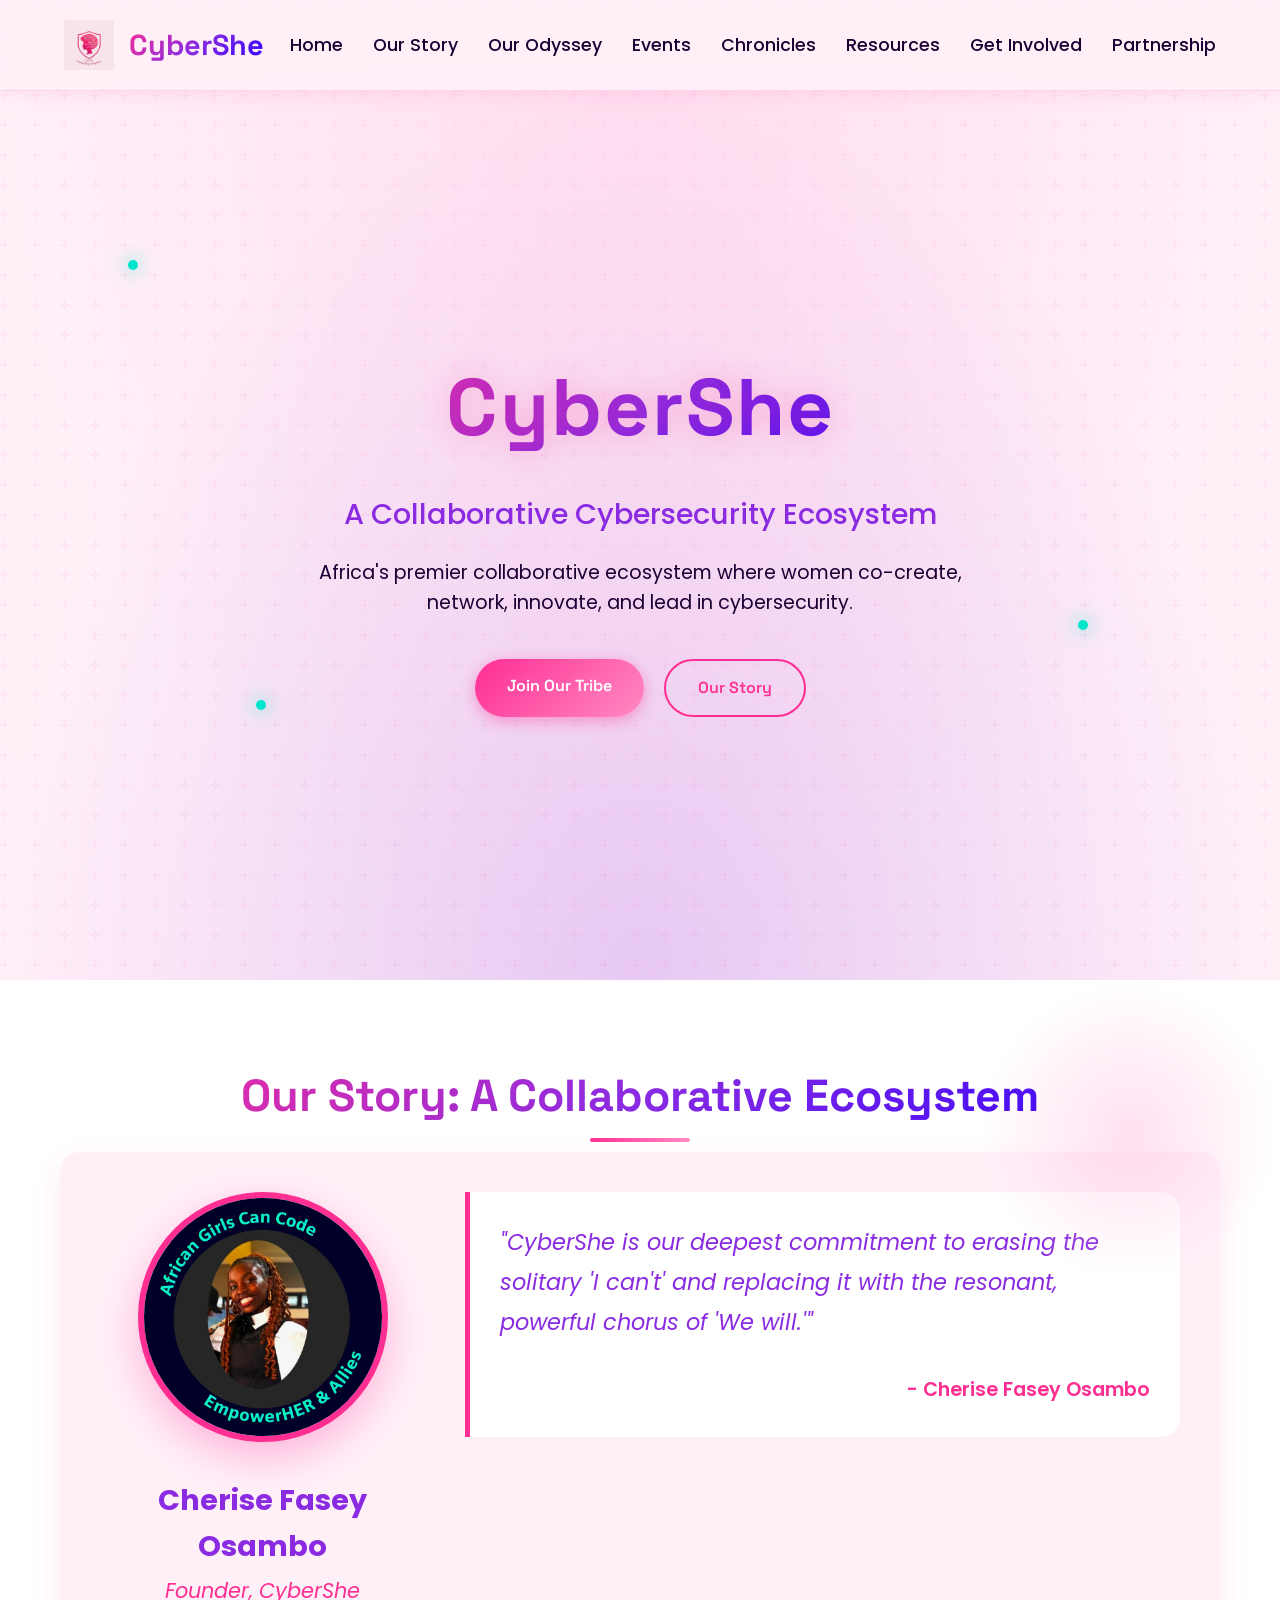
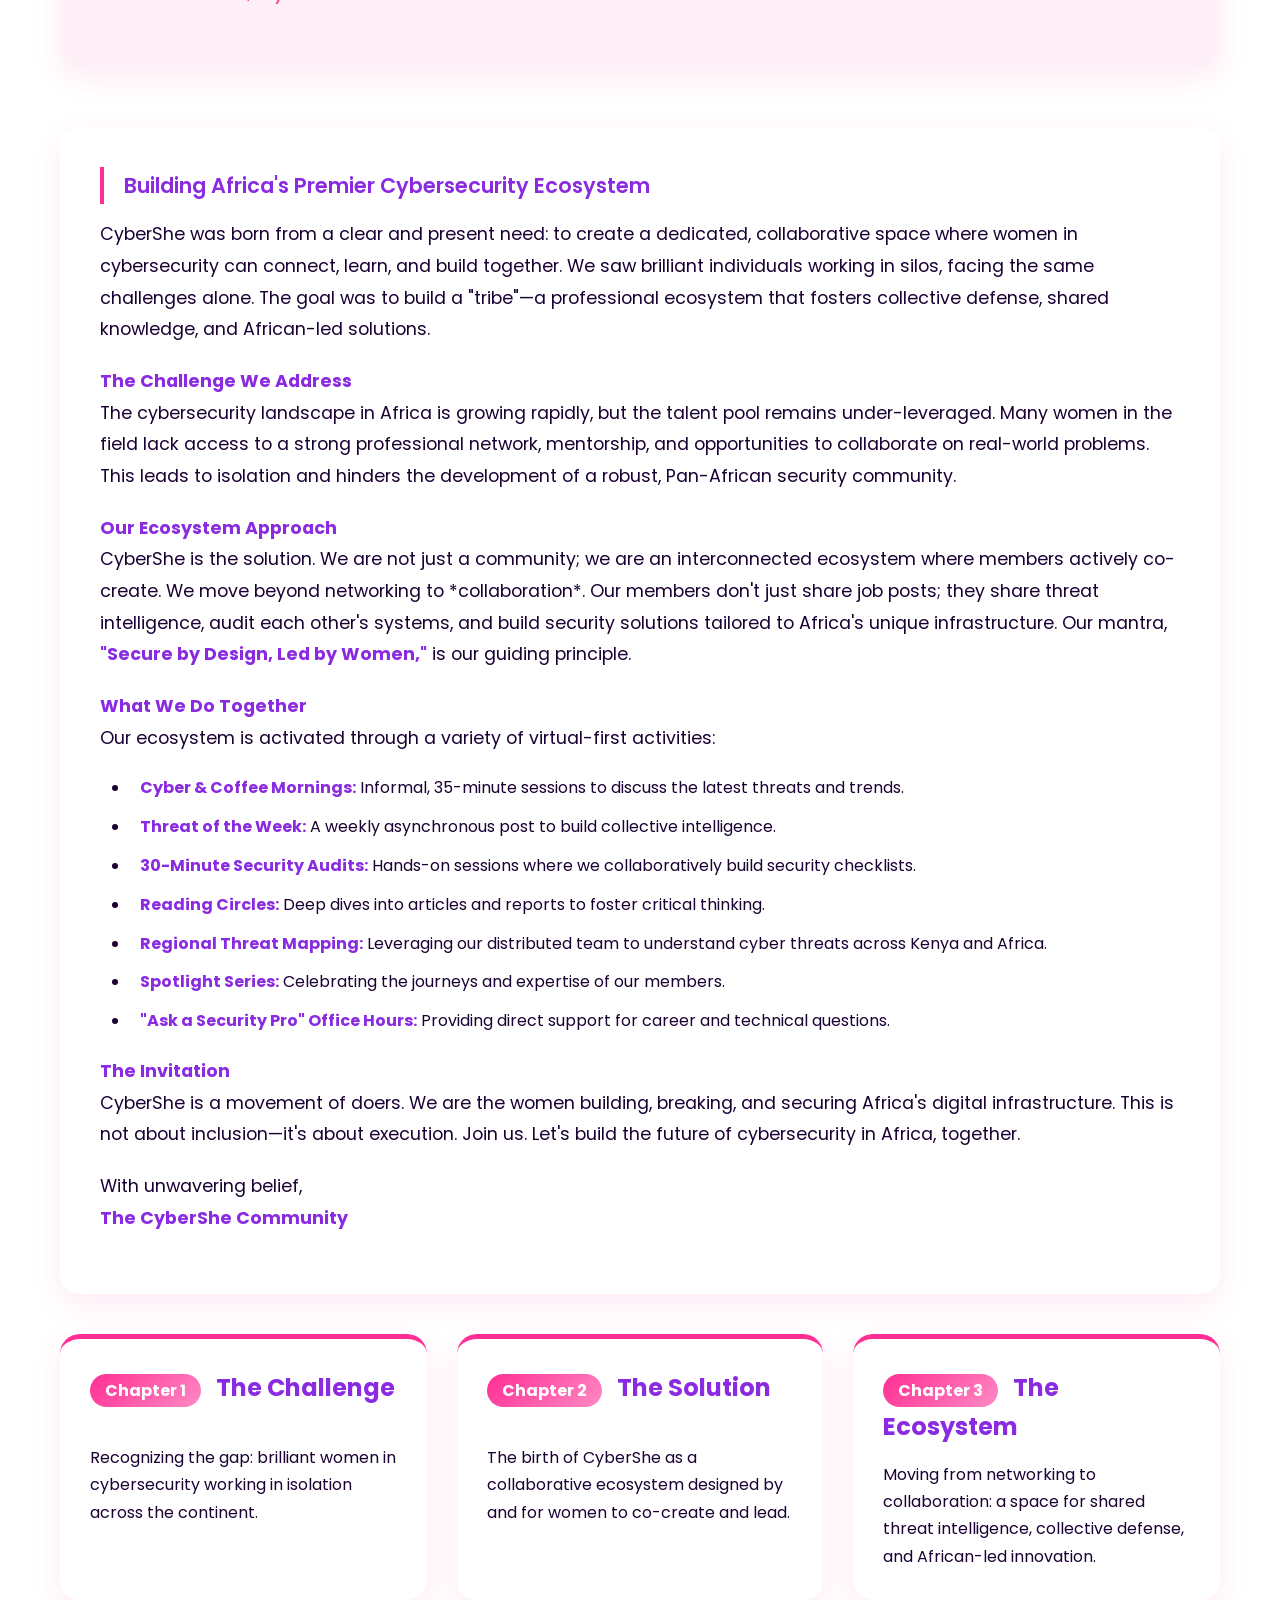
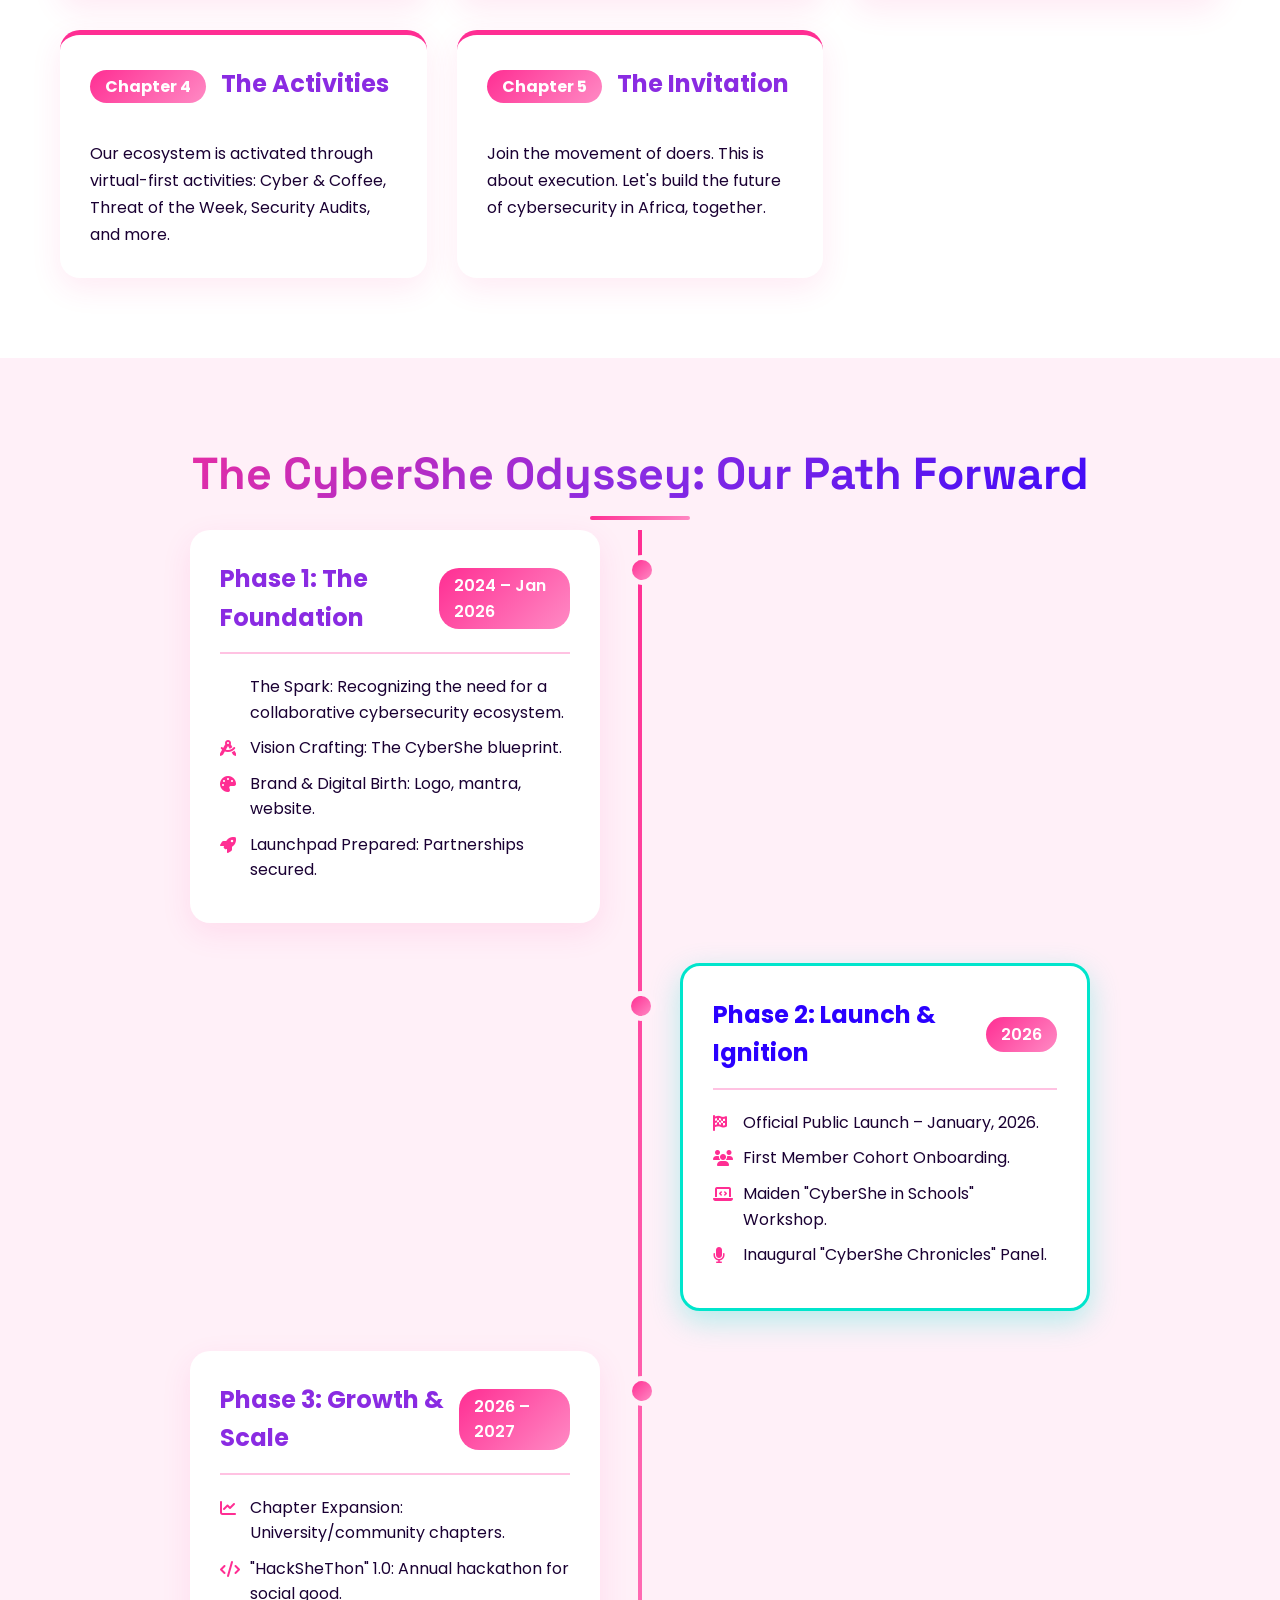
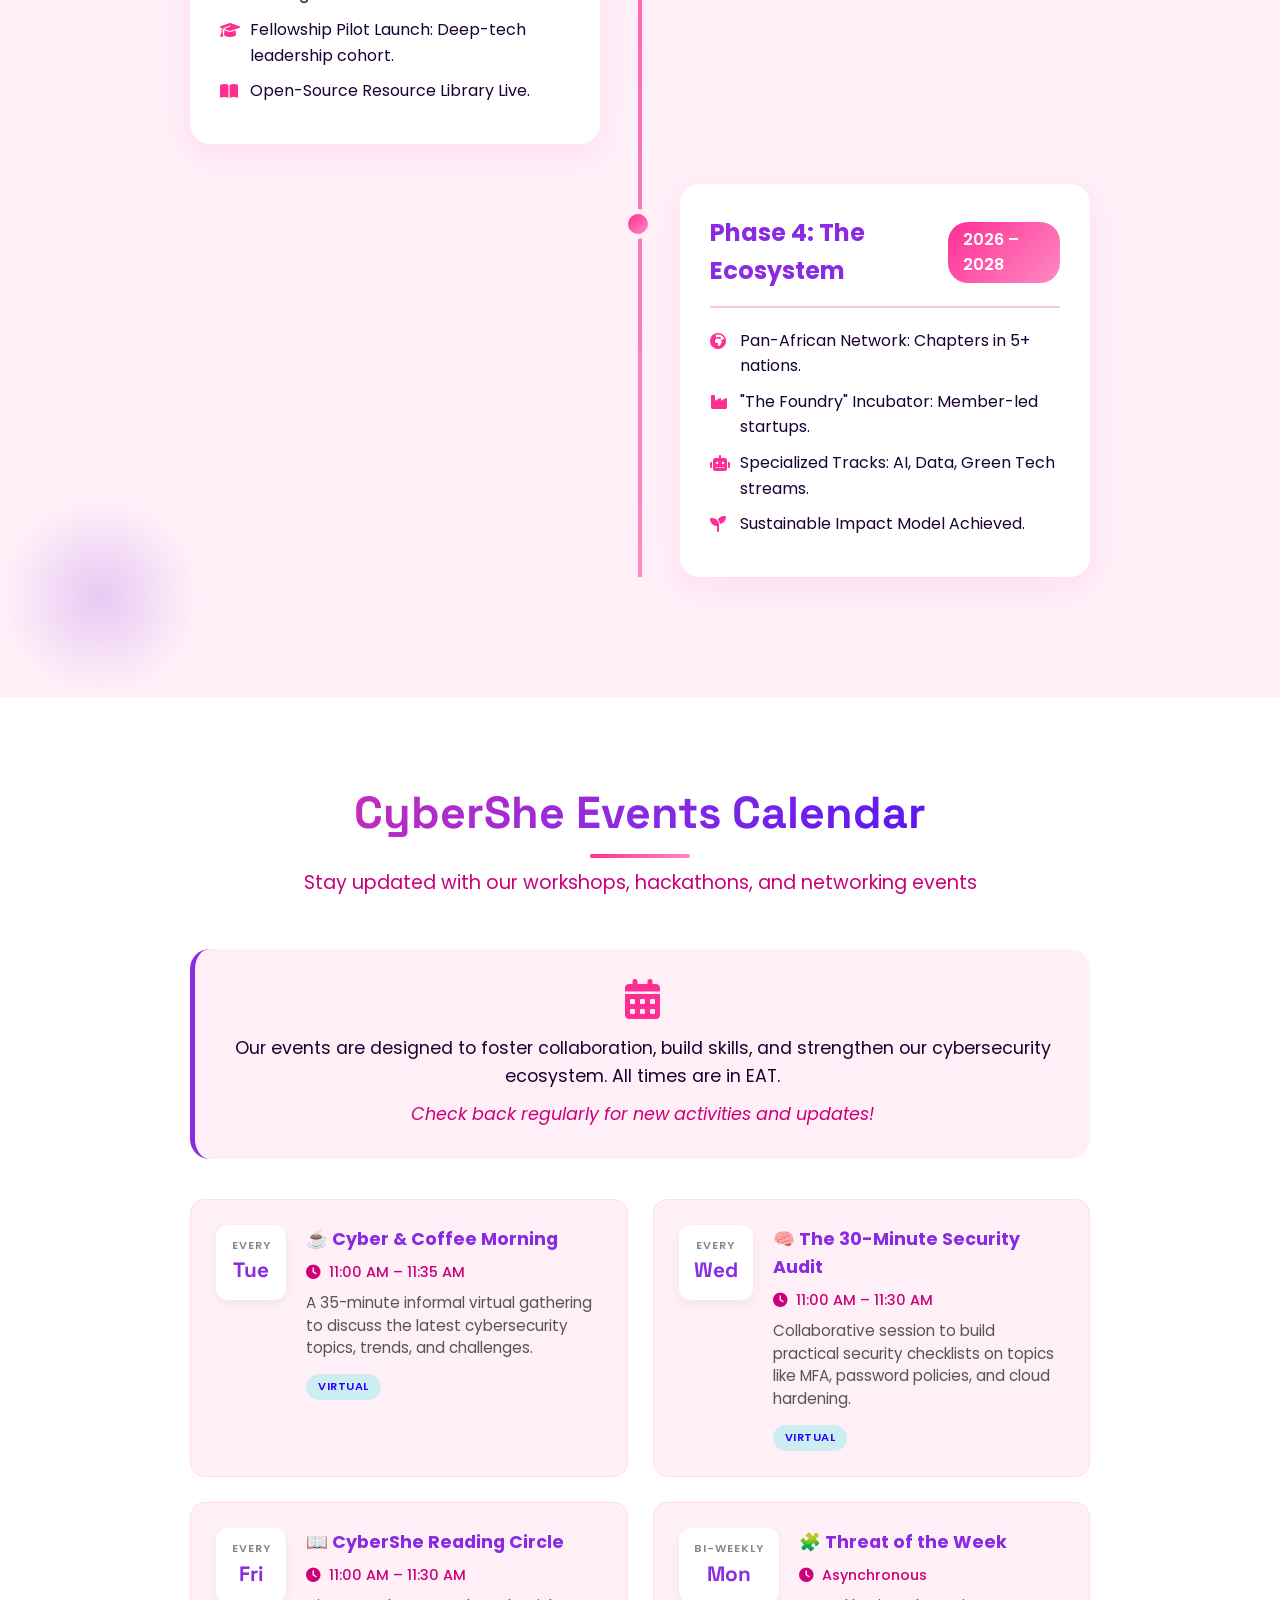
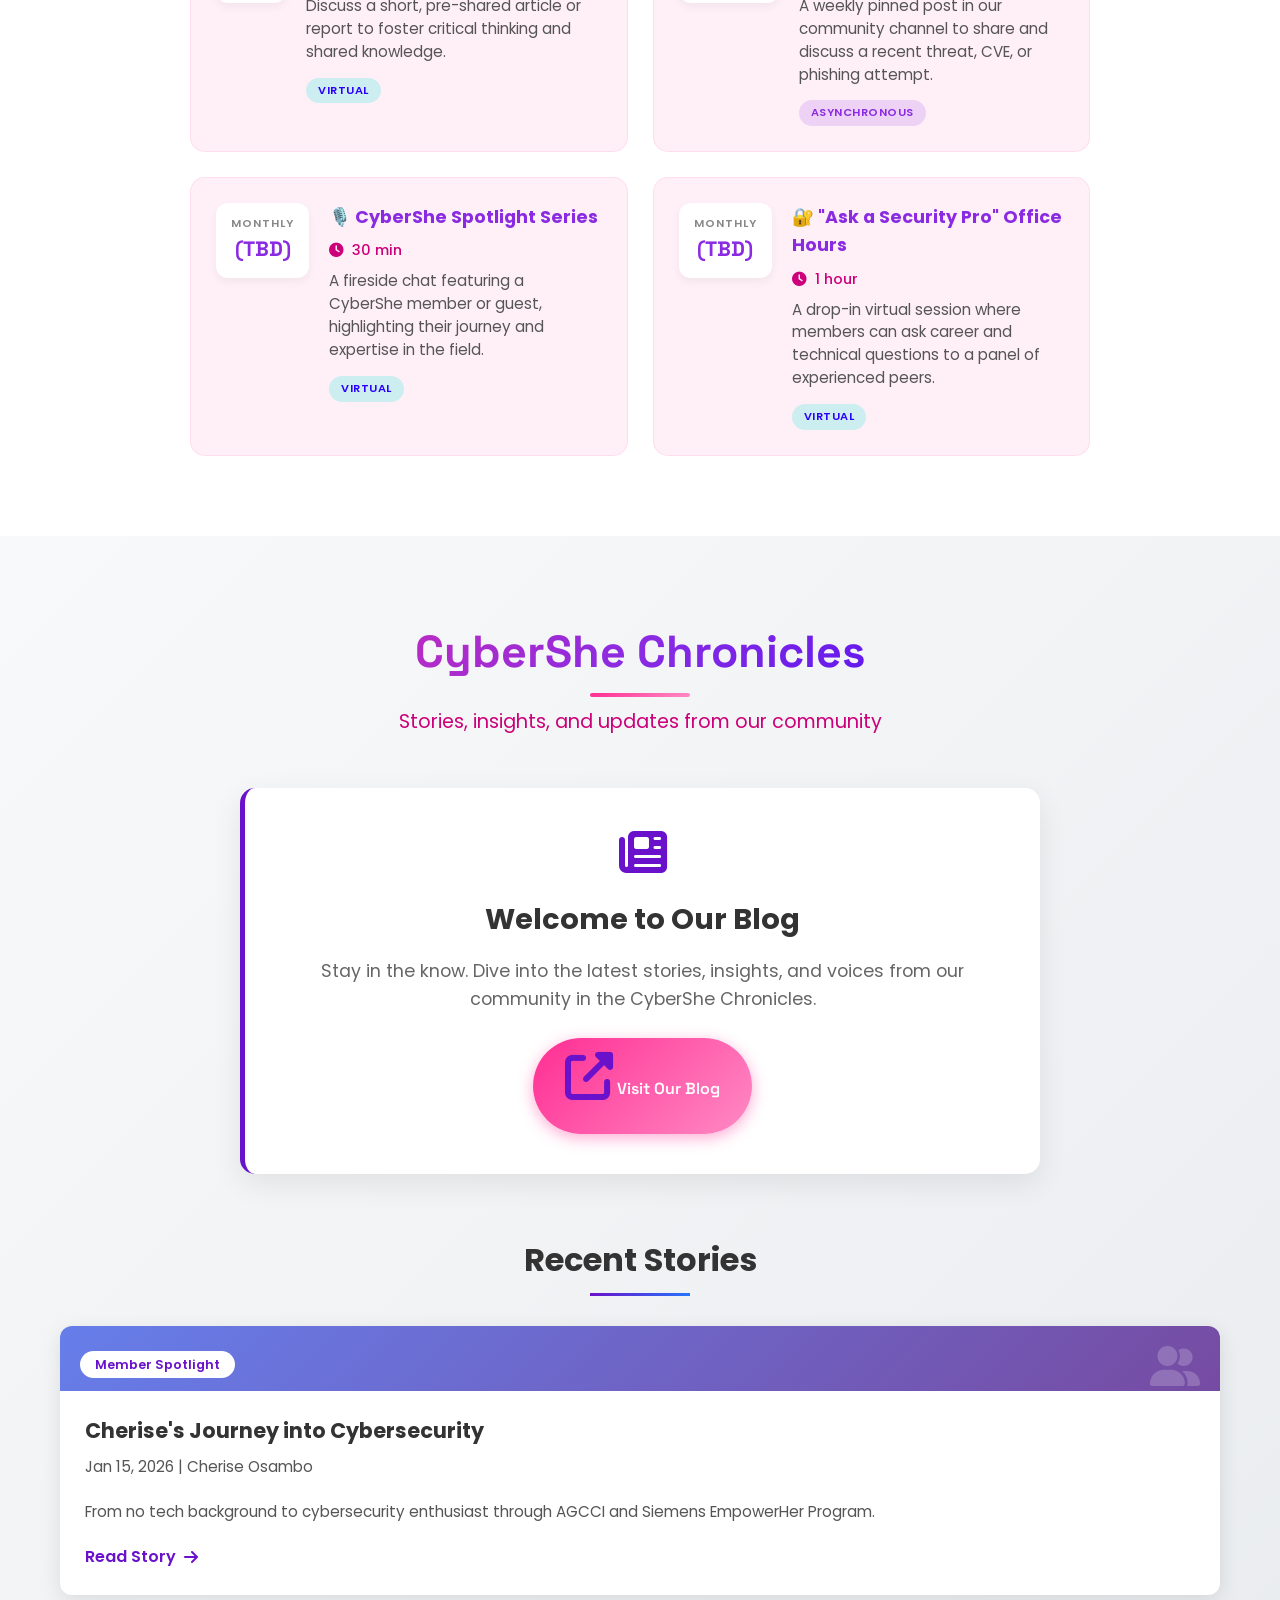
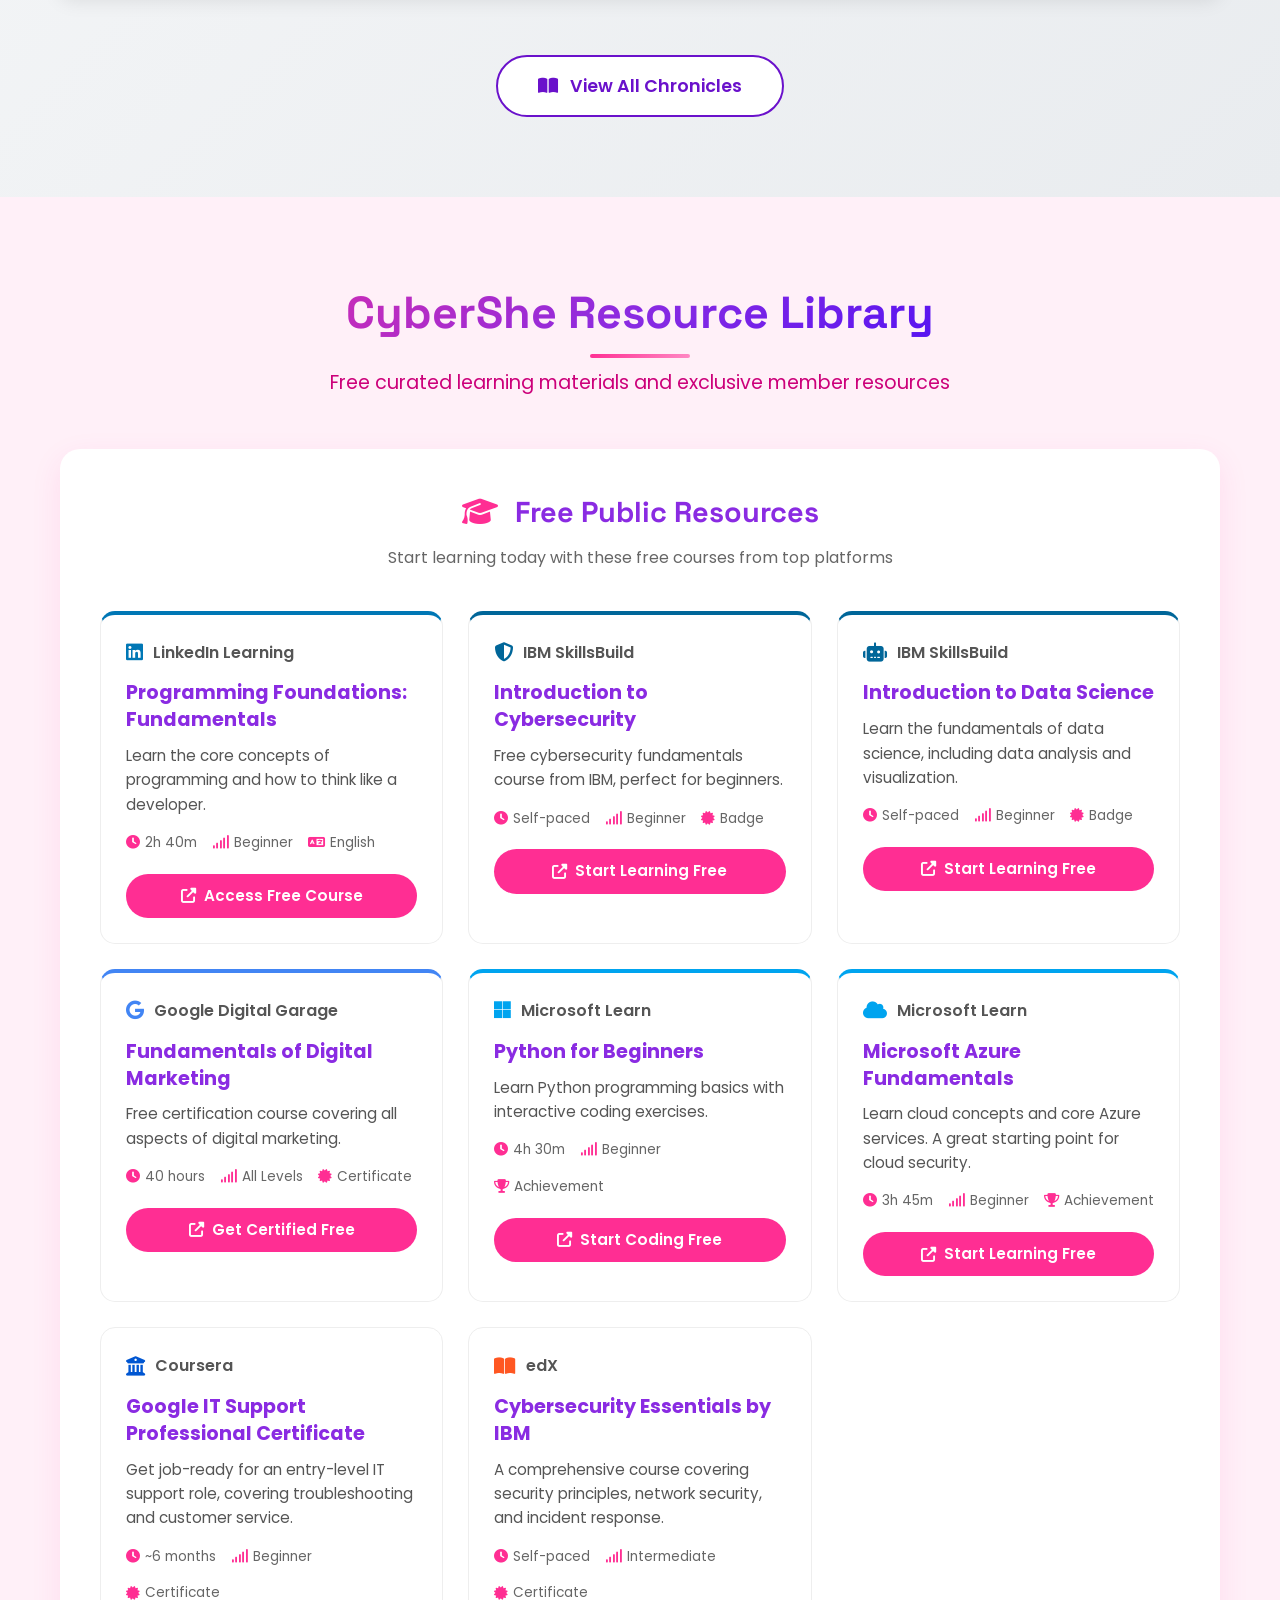
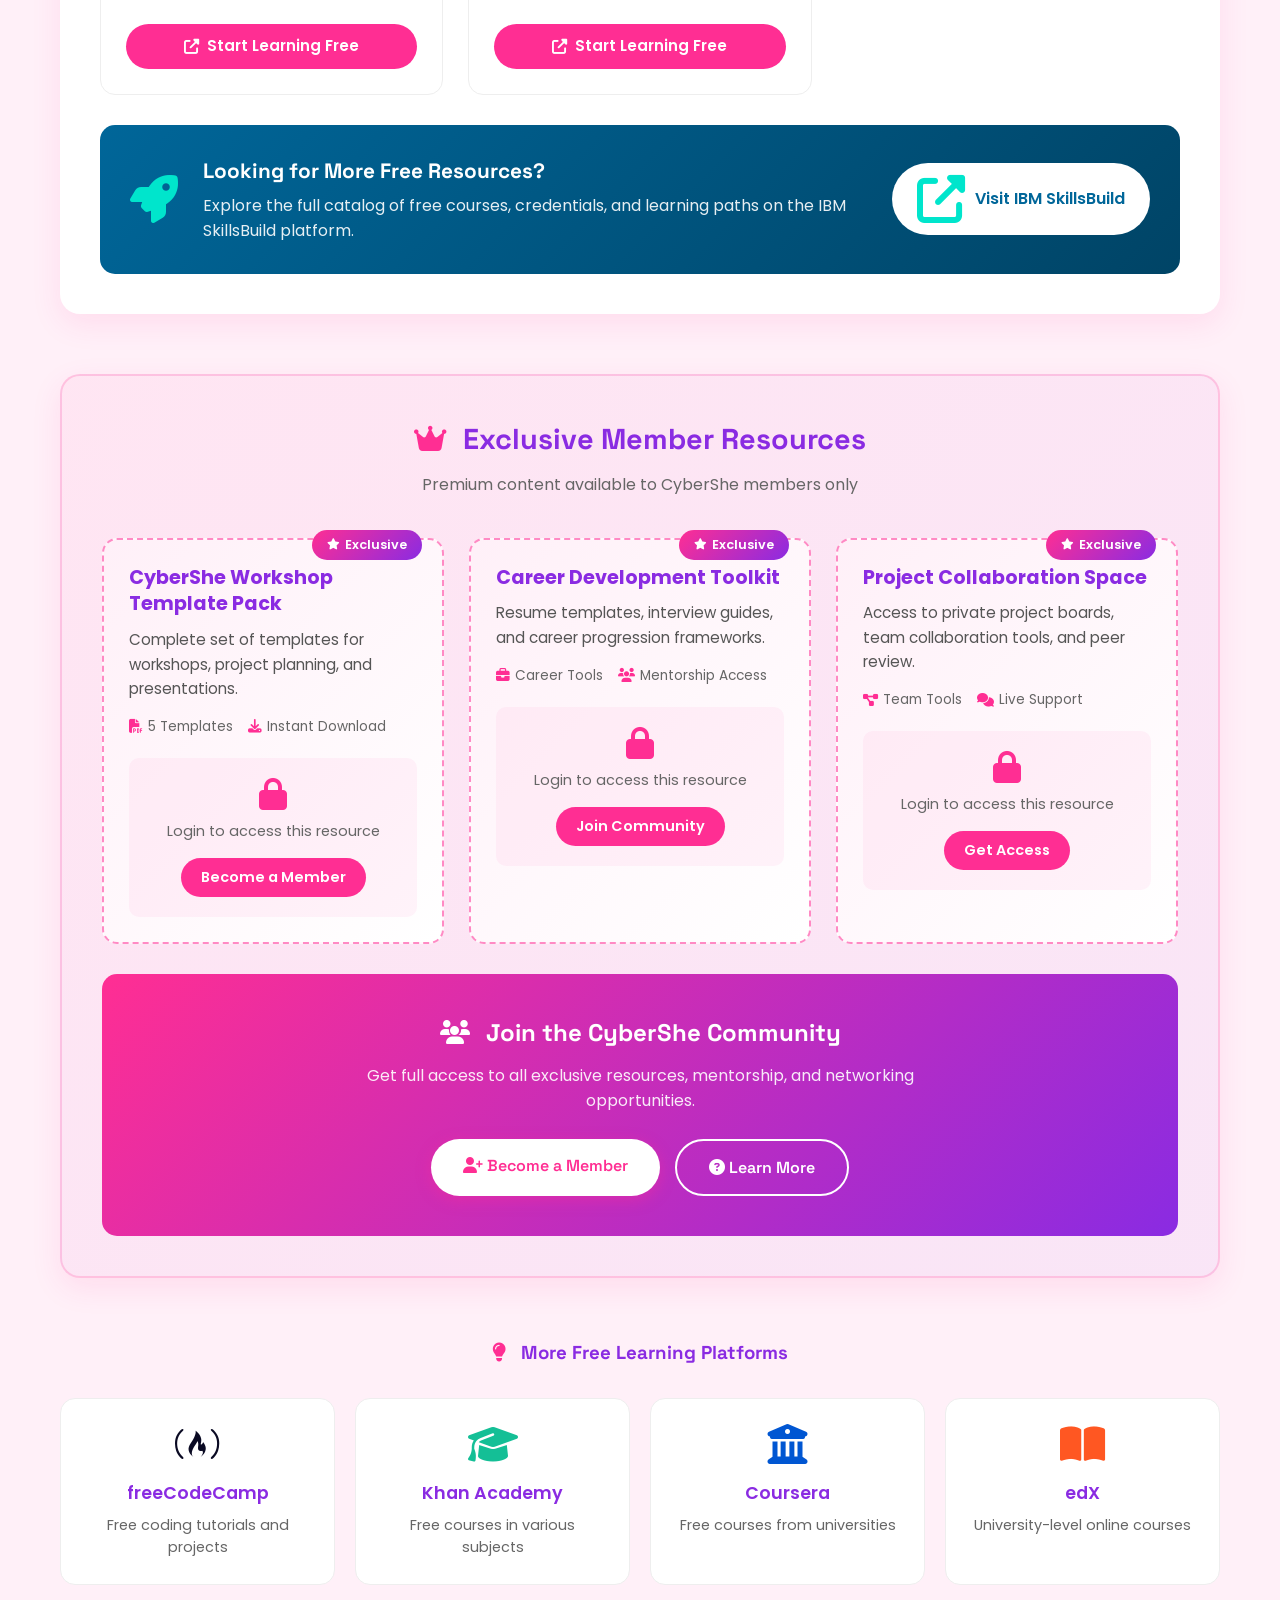
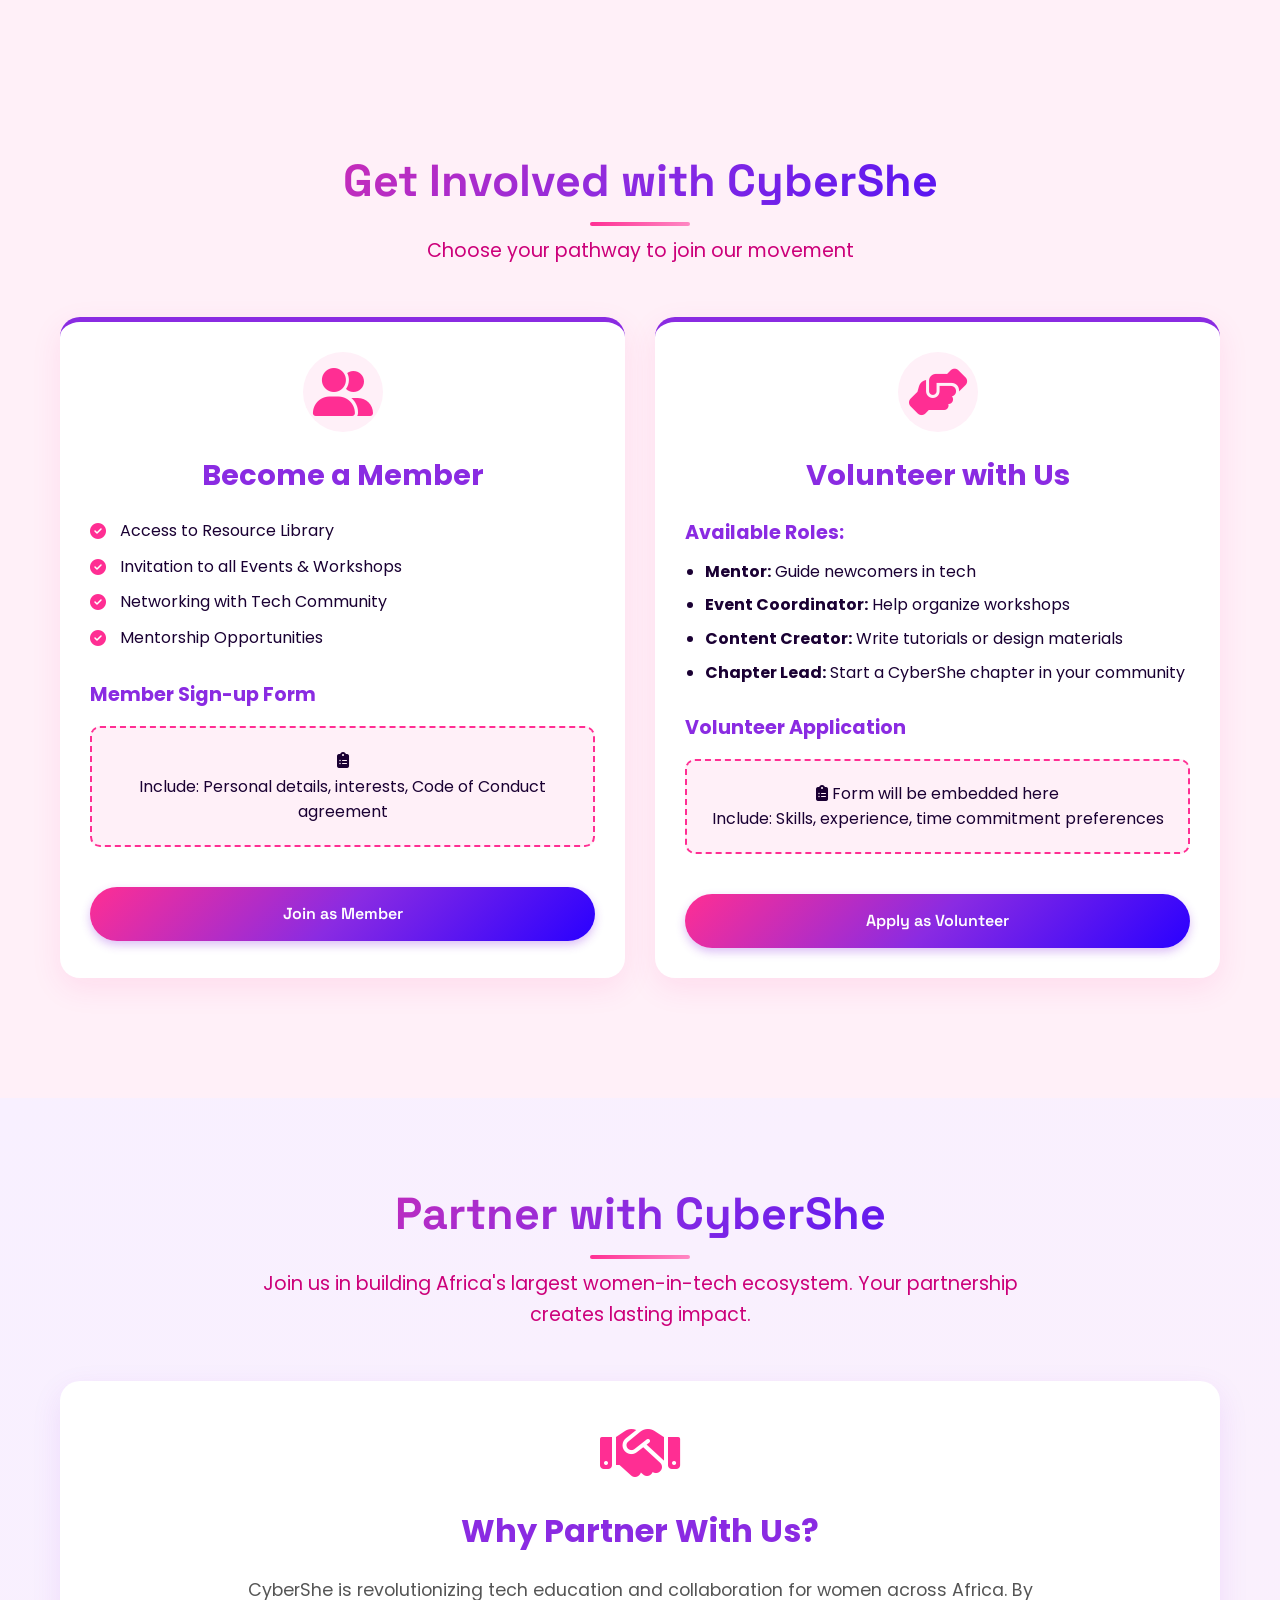
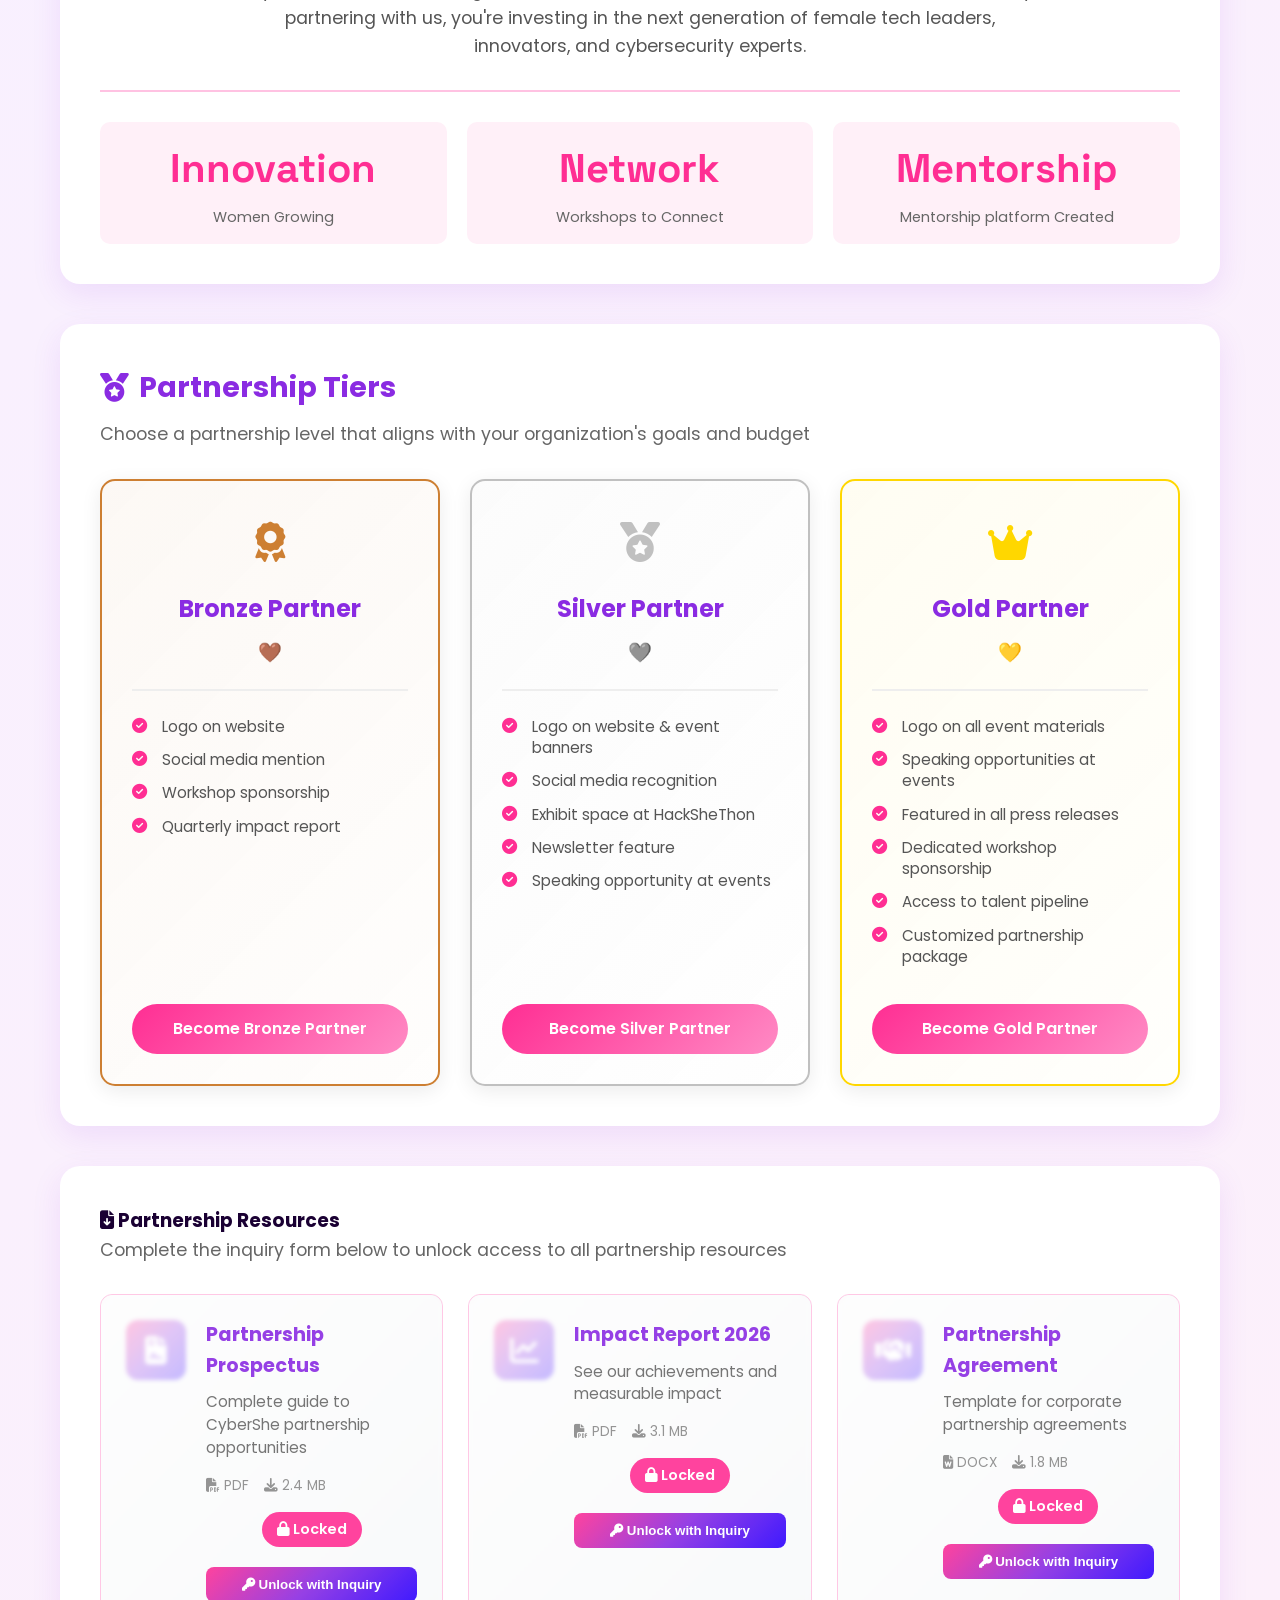
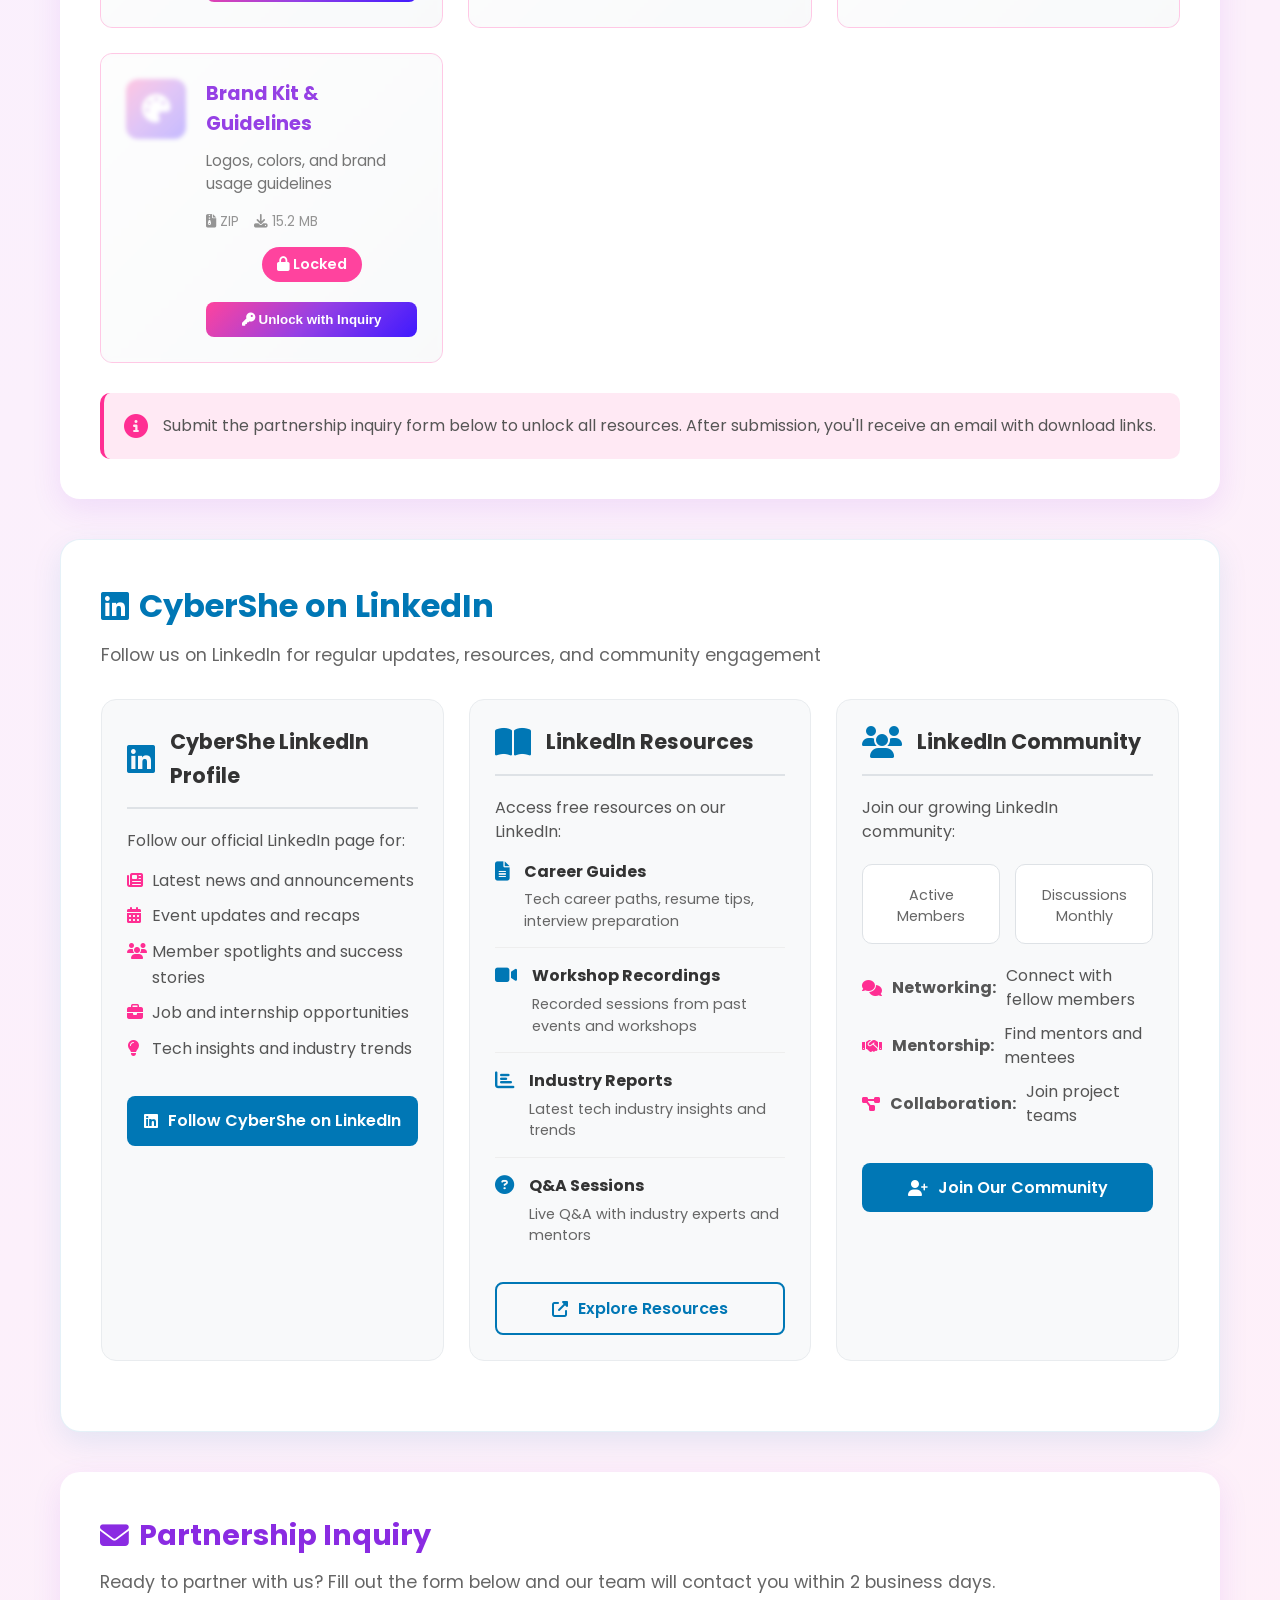
<file: index.html>
<!DOCTYPE html>
<html lang="en">
<head>
    <meta charset="UTF-8">
    <meta name="viewport" content="width=device-width, initial-scale=1.0">
    <title>CyberShe: A Collaborative Cybersecurity Ecosystem</title>
    <link rel="stylesheet" href="style.css">
    <link rel="stylesheet" href="https://cdnjs.cloudflare.com/ajax/libs/font-awesome/6.4.0/css/all.min.css">
    <link href="https://fonts.googleapis.com/css2?family=Poppins:wght@300;400;500;600;700&family=Space+Grotesk:wght@400;500;700&display=swap" rel="stylesheet">
</head>
<body>
    <!-- Navigation -->
    <nav class="navbar">
        <div class="nav-container">
            <div class="logo-container">
                <a href="#home" class="logo-link">
                    <img src="CyberShe Logo.png" alt="CyberShe Logo" class="logo-img">
                    <span class="logo-text">CyberShe</span>
                </a>
            </div>
            <ul class="nav-menu">
                <li><a href="#home">Home</a></li>
                <li><a href="#story">Our Story</a></li>
                <li><a href="#odyssey">Our Odyssey</a></li>
                <li><a href="#events">Events</a></li>
                <li><a href="#chronicles">Chronicles</a></li>
                <li><a href="#resources">Resources</a></li>
                <li><a href="#get-involved">Get Involved</a></li>
                <li><a href="#partnership">Partnership</a></li>
            </ul>
            <div class="hamburger">
                <span class="bar"></span>
                <span class="bar"></span>
                <span class="bar"></span>
            </div>
        </div>
    </nav>

    <!-- Hero Section -->
    <section id="home" class="hero">
        <div class="hero-overlay">
            <div class="hero-content">
                <h1 class="hero-title">CyberShe</h1>
                <p class="hero-tagline">A Collaborative Cybersecurity Ecosystem</p>
                <p class="hero-vision">Africa's premier collaborative ecosystem where women co-create, network, innovate, and lead in cybersecurity.</p>
                <div class="hero-buttons">
                    <a href="#get-involved" class="btn-primary">Join Our Tribe</a>
                    <a href="#story" class="btn-secondary">Our Story</a>
                </div>
            </div>
        </div>
        <div class="cyber-elements">
            <div class="cyber-node"></div>
            <div class="cyber-node"></div>
            <div class="cyber-node"></div>
            <div class="cyber-connector"></div>
        </div>
    </section>

    <!-- Our Story Section (Refocused on the Ecosystem) -->
    <section id="story" class="section story-section">
        <div class="container">
            <h2 class="section-title">Our Story: A Collaborative Ecosystem</h2>
            <div class="founder-intro">
                <div class="founder-image-container">
                    <div class="founder-photo-wrapper">
                        <img src="FoundersPhoto.jpg" alt="Cherise Fasey Osambo" class="founder-photo">
                    </div>
                    <p class="founder-name">Cherise Fasey Osambo</p>
                    <p class="founder-title">Founder, CyberShe</p>
                </div>
                <div class="founder-quote">
                    <p>"CyberShe is our deepest commitment to erasing the solitary 'I can't' and replacing it with the resonant, powerful chorus of 'We will.'"</p>
                    <p class="founder-signature">- Cherise Fasey Osambo</p>
                </div>
            </div>
            
            <div class="full-story-content">
                <p class="chapter-intro">Building Africa's Premier Cybersecurity Ecosystem</p>
                <p>CyberShe was born from a clear and present need: to create a dedicated, collaborative space where women in cybersecurity can connect, learn, and build together. We saw brilliant individuals working in silos, facing the same challenges alone. The goal was to build a "tribe"—a professional ecosystem that fosters collective defense, shared knowledge, and African-led solutions.</p>

                <p><strong>The Challenge We Address</strong><br>
                The cybersecurity landscape in Africa is growing rapidly, but the talent pool remains under-leveraged. Many women in the field lack access to a strong professional network, mentorship, and opportunities to collaborate on real-world problems. This leads to isolation and hinders the development of a robust, Pan-African security community.</p>

                <p><strong>Our Ecosystem Approach</strong><br>
                CyberShe is the solution. We are not just a community; we are an interconnected ecosystem where members actively co-create. We move beyond networking to *collaboration*. Our members don't just share job posts; they share threat intelligence, audit each other's systems, and build security solutions tailored to Africa's unique infrastructure. Our mantra, <strong>"Secure by Design, Led by Women,"</strong> is our guiding principle.</p>

                <p><strong>What We Do Together</strong><br>
                Our ecosystem is activated through a variety of virtual-first activities:
                <ul>
                    <li><strong>Cyber & Coffee Mornings:</strong> Informal, 35-minute sessions to discuss the latest threats and trends.</li>
                    <li><strong>Threat of the Week:</strong> A weekly asynchronous post to build collective intelligence.</li>
                    <li><strong>30-Minute Security Audits:</strong> Hands-on sessions where we collaboratively build security checklists.</li>
                    <li><strong>Reading Circles:</strong> Deep dives into articles and reports to foster critical thinking.</li>
                    <li><strong>Regional Threat Mapping:</strong> Leveraging our distributed team to understand cyber threats across Kenya and Africa.</li>
                    <li><strong>Spotlight Series:</strong> Celebrating the journeys and expertise of our members.</li>
                    <li><strong>"Ask a Security Pro" Office Hours:</strong> Providing direct support for career and technical questions.</li>
                </ul>
                </p>

                <p><strong>The Invitation</strong><br>
                CyberShe is a movement of doers. We are the women building, breaking, and securing Africa's digital infrastructure. This is not about inclusion—it's about execution. Join us. Let's build the future of cybersecurity in Africa, together.</p>

                <p>With unwavering belief,<br>
                <strong>The CyberShe Community</strong></p>
            </div>
            
            <div class="story-chapters">
                <div class="chapter">
                    <h3><span class="chapter-number">Chapter 1</span> The Challenge</h3>
                    <p>Recognizing the gap: brilliant women in cybersecurity working in isolation across the continent.</p>
                </div>
                <div class="chapter">
                    <h3><span class="chapter-number">Chapter 2</span> The Solution</h3>
                    <p>The birth of CyberShe as a collaborative ecosystem designed by and for women to co-create and lead.</p>
                </div>
                <div class="chapter">
                    <h3><span class="chapter-number">Chapter 3</span> The Ecosystem</h3>
                    <p>Moving from networking to collaboration: a space for shared threat intelligence, collective defense, and African-led innovation.</p>
                </div>
                <div class="chapter">
                    <h3><span class="chapter-number">Chapter 4</span> The Activities</h3>
                    <p>Our ecosystem is activated through virtual-first activities: Cyber & Coffee, Threat of the Week, Security Audits, and more.</p>
                </div>
                <div class="chapter">
                    <h3><span class="chapter-number">Chapter 5</span> The Invitation</h3>
                    <p>Join the movement of doers. This is about execution. Let's build the future of cybersecurity in Africa, together.</p>
                </div>
            </div>
        </div>
    </section>

    <!-- Our Odyssey Section -->
    <section id="odyssey" class="section odyssey-section">
        <div class="container">
            <h2 class="section-title">The CyberShe Odyssey: Our Path Forward</h2>
            <div class="odyssey-timeline">
                <div class="timeline-phase">
                    <div class="phase-header">
                        <h3>Phase 1: The Foundation</h3>
                        <span class="phase-date">2024 – Jan 2026</span>
                    </div>
                    <ul class="phase-items">
                        <li><i class="fas fa-sparkles"></i> The Spark: Recognizing the need for a collaborative cybersecurity ecosystem.</li>
                        <li><i class="fas fa-drafting-compass"></i> Vision Crafting: The CyberShe blueprint.</li>
                        <li><i class="fas fa-palette"></i> Brand & Digital Birth: Logo, mantra, website.</li>
                        <li><i class="fas fa-rocket"></i> Launchpad Prepared: Partnerships secured.</li>
                    </ul>
                </div>
                
                <div class="timeline-phase current-phase">
                    <div class="phase-header">
                        <h3>Phase 2: Launch & Ignition</h3>
                        <span class="phase-date">2026</span>
                    </div>
                    <ul class="phase-items">
                        <li><i class="fas fa-flag-checkered"></i> Official Public Launch – January, 2026.</li>
                        <li><i class="fas fa-users"></i> First Member Cohort Onboarding.</li>
                        <li><i class="fas fa-laptop-code"></i> Maiden "CyberShe in Schools" Workshop.</li>
                        <li><i class="fas fa-microphone"></i> Inaugural "CyberShe Chronicles" Panel.</li>
                    </ul>
                </div>
                
                <div class="timeline-phase">
                    <div class="phase-header">
                        <h3>Phase 3: Growth & Scale</h3>
                        <span class="phase-date">2026 – 2027</span>
                    </div>
                    <ul class="phase-items">
                        <li><i class="fas fa-chart-line"></i> Chapter Expansion: University/community chapters.</li>
                        <li><i class="fas fa-code"></i> "HackSheThon" 1.0: Annual hackathon for social good.</li>
                        <li><i class="fas fa-graduation-cap"></i> Fellowship Pilot Launch: Deep-tech leadership cohort.</li>
                        <li><i class="fas fa-book-open"></i> Open-Source Resource Library Live.</li>
                    </ul>
                </div>
                
                <div class="timeline-phase">
                    <div class="phase-header">
                        <h3>Phase 4: The Ecosystem</h3>
                        <span class="phase-date">2026 – 2028</span>
                    </div>
                    <ul class="phase-items">
                        <li><i class="fas fa-globe-africa"></i> Pan-African Network: Chapters in 5+ nations.</li>
                        <li><i class="fas fa-industry"></i> "The Foundry" Incubator: Member-led startups.</li>
                        <li><i class="fas fa-robot"></i> Specialized Tracks: AI, Data, Green Tech streams.</li>
                        <li><i class="fas fa-seedling"></i> Sustainable Impact Model Achieved.</li>
                    </ul>
                </div>
            </div>
        </div>
    </section>

    <!-- Events Section (Updated with Custom List) -->
    <section id="events" class="section events-section">
        <div class="container">
            <h2 class="section-title">CyberShe Events Calendar</h2>
            <p class="section-subtitle">Stay updated with our workshops, hackathons, and networking events</p>
            
            <div class="custom-events-container">
                <div class="events-intro">
                    <i class="fas fa-calendar-alt"></i>
                    <p>Our events are designed to foster collaboration, build skills, and strengthen our cybersecurity ecosystem. All times are in EAT.</p>
                    <p>Check back regularly for new activities and updates!</p>
                </div>

                <div class="events-grid">
                    <!-- Event 1 -->
                    <div class="event-card">
                        <div class="event-date">
                            <span class="day">Every</span>
                            <span class="day-number">Tue</span>
                        </div>
                        <div class="event-details">
                            <h4>☕ Cyber & Coffee Morning</h4>
                            <p class="event-time"><i class="fas fa-clock"></i> 11:00 AM – 11:35 AM</p>
                            <p class="event-desc">A 35-minute informal virtual gathering to discuss the latest cybersecurity topics, trends, and challenges.</p>
                            <span class="event-tag virtual">Virtual</span>
                        </div>
                    </div>

                    <!-- Event 2 -->
                    <div class="event-card">
                        <div class="event-date">
                            <span class="day">Every</span>
                            <span class="day-number">Wed</span>
                        </div>
                        <div class="event-details">
                            <h4>🧠 The 30-Minute Security Audit</h4>
                            <p class="event-time"><i class="fas fa-clock"></i> 11:00 AM – 11:30 AM</p>
                            <p class="event-desc">Collaborative session to build practical security checklists on topics like MFA, password policies, and cloud hardening.</p>
                            <span class="event-tag virtual">Virtual</span>
                        </div>
                    </div>

                    <!-- Event 3 -->
                    <div class="event-card">
                        <div class="event-date">
                            <span class="day">Every</span>
                            <span class="day-number">Fri</span>
                        </div>
                        <div class="event-details">
                            <h4>📖 CyberShe Reading Circle</h4>
                            <p class="event-time"><i class="fas fa-clock"></i> 11:00 AM – 11:30 AM</p>
                            <p class="event-desc">Discuss a short, pre-shared article or report to foster critical thinking and shared knowledge.</p>
                            <span class="event-tag virtual">Virtual</span>
                        </div>
                    </div>

                    <!-- Event 4 -->
                    <div class="event-card">
                        <div class="event-date">
                            <span class="day">Bi-Weekly</span>
                            <span class="day-number">Mon</span>
                        </div>
                        <div class="event-details">
                            <h4>🧩 Threat of the Week</h4>
                            <p class="event-time"><i class="fas fa-clock"></i> Asynchronous</p>
                            <p class="event-desc">A weekly pinned post in our community channel to share and discuss a recent threat, CVE, or phishing attempt.</p>
                            <span class="event-tag async">Asynchronous</span>
                        </div>
                    </div>

                    <!-- Event 5 -->
                    <div class="event-card">
                        <div class="event-date">
                            <span class="day">Monthly</span>
                            <span class="day-number">(TBD)</span>
                        </div>
                        <div class="event-details">
                            <h4>🎙️ CyberShe Spotlight Series</h4>
                            <p class="event-time"><i class="fas fa-clock"></i> 30 min</p>
                            <p class="event-desc">A fireside chat featuring a CyberShe member or guest, highlighting their journey and expertise in the field.</p>
                            <span class="event-tag virtual">Virtual</span>
                        </div>
                    </div>

                    <!-- Event 6 -->
                    <div class="event-card">
                        <div class="event-date">
                            <span class="day">Monthly</span>
                            <span class="day-number">(TBD)</span>
                        </div>
                        <div class="event-details">
                            <h4>🔐 "Ask a Security Pro" Office Hours</h4>
                            <p class="event-time"><i class="fas fa-clock"></i> 1 hour</p>
                            <p class="event-desc">A drop-in virtual session where members can ask career and technical questions to a panel of experienced peers.</p>
                            <span class="event-tag virtual">Virtual</span>
                        </div>
                    </div>
                </div>
            </div>
        </div>
    </section>

    <!-- CyberShe Chronicles (Blog) Section -->
    <section id="chronicles" class="section chronicles-section">
        <div class="container">
            <h2 class="section-title">CyberShe Chronicles</h2>
            <p class="section-subtitle">Stories, insights, and updates from our community</p>
            
            <div class="blog-intro">
                <div class="intro-box">
                    <i class="fas fa-newspaper"></i>
                    <h3>Welcome to Our Blog</h3>
                    <p>Stay in the know. Dive into the latest stories, insights, and voices from our community in the CyberShe Chronicles.</p>
                    <a href="https://osambocherise.github.io/cybershe-chronicles/" class="btn-primary">
                        <i class="fas fa-external-link-alt"></i> Visit Our Blog
                    </a>
                </div>
            </div>
            
            <!-- Blog Posts Preview -->
            <div class="blog-preview">
                <h3 class="preview-title">Recent Stories</h3>
                <div class="preview-grid">
                    <!-- Only Cherise's Journey remains -->
                    <div class="preview-card">
                        <div class="card-header">
                            <span class="category-badge">Member Spotlight</span>
                            <i class="fas fa-user-friends card-icon"></i>
                        </div>
                        <div class="card-content">
                            <h4>Cherise's Journey into Cybersecurity</h4>
                            <p class="card-meta">Jan 15, 2026 | Cherise Osambo</p>
                            <p>From no tech background to cybersecurity enthusiast through AGCCI and Siemens EmpowerHer Program.</p>
                            <a href="https://osambocherise.github.io/CheriseJourney/" class="card-link">
                                Read Story <i class="fas fa-arrow-right"></i>
                            </a>
                        </div>
                    </div>
                </div>
            </div>
            
            <div class="view-all-container">
                <a href="https://osambocherise.github.io/cybershe-chronicles/" class="btn-view-all">
                    <i class="fas fa-book-open"></i> View All Chronicles
                </a>
            </div>
        </div>
    </section>

    <!-- Resource Library Section (Expanded) -->
    <section id="resources" class="section resources-section">
        <div class="container">
            <h2 class="section-title">CyberShe Resource Library</h2>
            <p class="section-subtitle">Free curated learning materials and exclusive member resources</p>
            
            <div class="resources-category">
                <div class="category-header">
                    <h3><i class="fas fa-graduation-cap"></i> Free Public Resources</h3>
                    <p class="category-subtitle">Start learning today with these free courses from top platforms</p>
                </div>
                
                <div class="resource-grid">
                    <!-- Resource 1 -->
                    <div class="resource-card linkedin">
                        <div class="resource-platform">
                            <i class="fab fa-linkedin"></i>
                            <span>LinkedIn Learning</span>
                        </div>
                        <h4>Programming Foundations: Fundamentals</h4>
                        <p class="resource-desc">Learn the core concepts of programming and how to think like a developer.</p>
                        <div class="resource-meta">
                            <span><i class="fas fa-clock"></i> 2h 40m</span>
                            <span><i class="fas fa-signal"></i> Beginner</span>
                            <span><i class="fas fa-language"></i> English</span>
                        </div>
                        <a href="https://www.linkedin.com/learning/programming-foundations-fundamentals" target="_blank" class="resource-link"><i class="fas fa-external-link-alt"></i> Access Free Course</a>
                    </div>

                    <!-- Resource 2 -->
                    <div class="resource-card ibm">
                        <div class="resource-platform">
                            <i class="fas fa-shield-alt"></i>
                            <span>IBM SkillsBuild</span>
                        </div>
                        <h4>Introduction to Cybersecurity</h4>
                        <p class="resource-desc">Free cybersecurity fundamentals course from IBM, perfect for beginners.</p>
                        <div class="resource-meta">
                            <span><i class="fas fa-clock"></i> Self-paced</span>
                            <span><i class="fas fa-signal"></i> Beginner</span>
                            <span><i class="fas fa-certificate"></i> Badge</span>
                        </div>
                        <a href="https://skillsbuild.org/cybersecurity" target="_blank" class="resource-link"><i class="fas fa-external-link-alt"></i> Start Learning Free</a>
                    </div>

                    <!-- Resource 3 -->
                    <div class="resource-card ibm">
                        <div class="resource-platform">
                            <i class="fas fa-robot"></i>
                            <span>IBM SkillsBuild</span>
                        </div>
                        <h4>Introduction to Data Science</h4>
                        <p class="resource-desc">Learn the fundamentals of data science, including data analysis and visualization.</p>
                        <div class="resource-meta">
                            <span><i class="fas fa-clock"></i> Self-paced</span>
                            <span><i class="fas fa-signal"></i> Beginner</span>
                            <span><i class="fas fa-certificate"></i> Badge</span>
                        </div>
                        <a href="https://skillsbuild.org/data-science" target="_blank" class="resource-link"><i class="fas fa-external-link-alt"></i> Start Learning Free</a>
                    </div>

                    <!-- Resource 4 -->
                    <div class="resource-card google">
                        <div class="resource-platform">
                            <i class="fab fa-google"></i>
                            <span>Google Digital Garage</span>
                        </div>
                        <h4>Fundamentals of Digital Marketing</h4>
                        <p class="resource-desc">Free certification course covering all aspects of digital marketing.</p>
                        <div class="resource-meta">
                            <span><i class="fas fa-clock"></i> 40 hours</span>
                            <span><i class="fas fa-signal"></i> All Levels</span>
                            <span><i class="fas fa-certificate"></i> Certificate</span>
                        </div>
                        <a href="https://learndigital.withgoogle.com/digitalgarage/course/digital-marketing" target="_blank" class="resource-link"><i class="fas fa-external-link-alt"></i> Get Certified Free</a>
                    </div>

                    <!-- Resource 5 -->
                    <div class="resource-card microsoft">
                        <div class="resource-platform">
                            <i class="fab fa-microsoft"></i>
                            <span>Microsoft Learn</span>
                        </div>
                        <h4>Python for Beginners</h4>
                        <p class="resource-desc">Learn Python programming basics with interactive coding exercises.</p>
                        <div class="resource-meta">
                            <span><i class="fas fa-clock"></i> 4h 30m</span>
                            <span><i class="fas fa-signal"></i> Beginner</span>
                            <span><i class="fas fa-trophy"></i> Achievement</span>
                        </div>
                        <a href="https://docs.microsoft.com/en-us/learn/paths/python-beginner/" target="_blank" class="resource-link"><i class="fas fa-external-link-alt"></i> Start Coding Free</a>
                    </div>

                    <!-- Resource 6 -->
                    <div class="resource-card microsoft">
                        <div class="resource-platform">
                            <i class="fas fa-cloud"></i>
                            <span>Microsoft Learn</span>
                        </div>
                        <h4>Microsoft Azure Fundamentals</h4>
                        <p class="resource-desc">Learn cloud concepts and core Azure services. A great starting point for cloud security.</p>
                        <div class="resource-meta">
                            <span><i class="fas fa-clock"></i> 3h 45m</span>
                            <span><i class="fas fa-signal"></i> Beginner</span>
                            <span><i class="fas fa-trophy"></i> Achievement</span>
                        </div>
                        <a href="https://docs.microsoft.com/en-us/learn/paths/azure-fundamentals/" target="_blank" class="resource-link"><i class="fas fa-external-link-alt"></i> Start Learning Free</a>
                    </div>

                    <!-- Resource 7 -->
                    <div class="resource-card">
                        <div class="resource-platform">
                            <i class="fas fa-university"></i>
                            <span>Coursera</span>
                        </div>
                        <h4>Google IT Support Professional Certificate</h4>
                        <p class="resource-desc">Get job-ready for an entry-level IT support role, covering troubleshooting and customer service.</p>
                        <div class="resource-meta">
                            <span><i class="fas fa-clock"></i> ~6 months</span>
                            <span><i class="fas fa-signal"></i> Beginner</span>
                            <span><i class="fas fa-certificate"></i> Certificate</span>
                        </div>
                        <a href="https://www.coursera.org/professional-certificates/google-it-support" target="_blank" class="resource-link"><i class="fas fa-external-link-alt"></i> Start Learning Free</a>
                    </div>

                    <!-- Resource 8 -->
                    <div class="resource-card">
                        <div class="resource-platform">
                            <i class="fas fa-book-open"></i>
                            <span>edX</span>
                        </div>
                        <h4>Cybersecurity Essentials by IBM</h4>
                        <p class="resource-desc">A comprehensive course covering security principles, network security, and incident response.</p>
                        <div class="resource-meta">
                            <span><i class="fas fa-clock"></i> Self-paced</span>
                            <span><i class="fas fa-signal"></i> Intermediate</span>
                            <span><i class="fas fa-certificate"></i> Certificate</span>
                        </div>
                        <a href="https://www.edx.org/learn/cybersecurity" target="_blank" class="resource-link"><i class="fas fa-external-link-alt"></i> Start Learning Free</a>
                    </div>
                </div>
                
                <!-- IBM SkillsBuild Link Added Here -->
                <div class="skillsbuild-cta">
                    <div class="skillsbuild-content">
                        <i class="fas fa-rocket"></i>
                        <div>
                            <h4>Looking for More Free Resources?</h4>
                            <p>Explore the full catalog of free courses, credentials, and learning paths on the IBM SkillsBuild platform.</p>
                        </div>
                        <a href="https://skillsbuild.org/" target="_blank" class="skillsbuild-btn">
                            <i class="fas fa-external-link-alt"></i> Visit IBM SkillsBuild
                        </a>
                    </div>
                </div>
            </div>
            
            <!-- Exclusive Member Resources -->
            <div class="resources-category exclusive">
                <div class="category-header">
                    <h3><i class="fas fa-crown"></i> Exclusive Member Resources</h3>
                    <p class="category-subtitle">Premium content available to CyberShe members only</p>
                </div>
                
                <div class="resource-grid">
                    <div class="resource-card exclusive-card">
                        <div class="exclusive-badge">
                            <i class="fas fa-star"></i>
                            <span>Exclusive</span>
                        </div>
                        <h4>CyberShe Workshop Template Pack</h4>
                        <p class="resource-desc">Complete set of templates for workshops, project planning, and presentations.</p>
                        <div class="resource-meta">
                            <span><i class="fas fa-file-pdf"></i> 5 Templates</span>
                            <span><i class="fas fa-download"></i> Instant Download</span>
                        </div>
                        <div class="login-required">
                            <i class="fas fa-lock"></i>
                            <p>Login to access this resource</p>
                            <a href="#get-involved" class="resource-btn">Become a Member</a>
                        </div>
                    </div>
                    
                    <div class="resource-card exclusive-card">
                        <div class="exclusive-badge">
                            <i class="fas fa-star"></i>
                            <span>Exclusive</span>
                        </div>
                        <h4>Career Development Toolkit</h4>
                        <p class="resource-desc">Resume templates, interview guides, and career progression frameworks.</p>
                        <div class="resource-meta">
                            <span><i class="fas fa-briefcase"></i> Career Tools</span>
                            <span><i class="fas fa-users"></i> Mentorship Access</span>
                        </div>
                        <div class="login-required">
                            <i class="fas fa-lock"></i>
                            <p>Login to access this resource</p>
                            <a href="#get-involved" class="resource-btn">Join Community</a>
                        </div>
                    </div>
                    
                    <div class="resource-card exclusive-card">
                        <div class="exclusive-badge">
                            <i class="fas fa-star"></i>
                            <span>Exclusive</span>
                        </div>
                        <h4>Project Collaboration Space</h4>
                        <p class="resource-desc">Access to private project boards, team collaboration tools, and peer review.</p>
                        <div class="resource-meta">
                            <span><i class="fas fa-project-diagram"></i> Team Tools</span>
                            <span><i class="fas fa-comments"></i> Live Support</span>
                        </div>
                        <div class="login-required">
                            <i class="fas fa-lock"></i>
                            <p>Login to access this resource</p>
                            <a href="#get-involved" class="resource-btn">Get Access</a>
                        </div>
                    </div>
                </div>
                
                <div class="membership-cta">
                    <div class="cta-content">
                        <h4><i class="fas fa-users"></i> Join the CyberShe Community</h4>
                        <p>Get full access to all exclusive resources, mentorship, and networking opportunities.</p>
                        <div class="cta-buttons">
                            <a href="#get-involved" class="btn-primary"><i class="fas fa-user-plus"></i> Become a Member</a>
                            <a href="#get-involved" class="btn-secondary"><i class="fas fa-question-circle"></i> Learn More</a>
                        </div>
                    </div>
                </div>
            </div>
            
            <div class="additional-resources">
                <h3><i class="fas fa-lightbulb"></i> More Free Learning Platforms</h3>
                <div class="platform-grid">
                    <a href="https://www.freecodecamp.org" target="_blank" class="platform-card">
                        <i class="fab fa-free-code-camp"></i>
                        <span>freeCodeCamp</span>
                        <p>Free coding tutorials and projects</p>
                    </a>
                    <a href="https://www.khanacademy.org" target="_blank" class="platform-card">
                        <i class="fas fa-graduation-cap"></i>
                        <span>Khan Academy</span>
                        <p>Free courses in various subjects</p>
                    </a>
                    <a href="https://www.coursera.org" target="_blank" class="platform-card">
                        <i class="fas fa-university"></i>
                        <span>Coursera</span>
                        <p>Free courses from universities</p>
                    </a>
                    <a href="https://www.edx.org" target="_blank" class="platform-card">
                        <i class="fas fa-book-open"></i>
                        <span>edX</span>
                        <p>University-level online courses</p>
                    </a>
                </div>
            </div>
        </div>
    </section>

    <!-- Get Involved Section -->
    <section id="get-involved" class="section getinvolved-section">
        <div class="container">
            <h2 class="section-title">Get Involved with CyberShe</h2>
            <p class="section-subtitle">Choose your pathway to join our movement</p>
            
            <div class="pathways">
                <div class="pathway-card">
                    <div class="pathway-icon">
                        <i class="fas fa-user-friends"></i>
                    </div>
                    <h3>Become a Member</h3>
                    <ul class="pathway-benefits">
                        <li><i class="fas fa-check-circle"></i> Access to Resource Library</li>
                        <li><i class="fas fa-check-circle"></i> Invitation to all Events & Workshops</li>
                        <li><i class="fas fa-check-circle"></i> Networking with Tech Community</li>
                        <li><i class="fas fa-check-circle"></i> Mentorship Opportunities</li>
                    </ul>
                    <div class="pathway-form">
                        <h4>Member Sign-up Form</h4>
                        <div class="form-placeholder">
                            <p><i class="fas fa-clipboard-list"></i></p>
                            <p>Include: Personal details, interests, Code of Conduct agreement</p>
                        </div>
                    </div>
                    <a href="https://docs.google.com/forms/d/e/1FAIpQLSdQC7HoThxWhxDtDczvPiMkZM6oSHbPhVO6428BSS9lpIxKmw/viewform?usp=header" class="btn-pathway">Join as Member</a>
                </div>
                
                <div class="pathway-card">
                    <div class="pathway-icon">
                        <i class="fas fa-hands-helping"></i>
                    </div>
                    <h3>Volunteer with Us</h3>
                    <div class="volunteer-roles">
                        <h4>Available Roles:</h4>
                        <ul>
                            <li><strong>Mentor:</strong> Guide newcomers in tech</li>
                            <li><strong>Event Coordinator:</strong> Help organize workshops</li>
                            <li><strong>Content Creator:</strong> Write tutorials or design materials</li>
                            <li><strong>Chapter Lead:</strong> Start a CyberShe chapter in your community</li>
                        </ul>
                    </div>
                    <div class="pathway-form">
                        <h4>Volunteer Application</h4>
                        <div class="form-placeholder">
                            <p><i class="fas fa-clipboard-list"></i> Form will be embedded here</p>
                            <p>Include: Skills, experience, time commitment preferences</p>
                        </div>
                    </div>
                    <a href="https://docs.google.com/forms/d/e/1FAIpQLScNSCF9B7lzgRk9Mha8CRwCHeGzu-woXYmnCFaDUEwHtpxp5A/viewform?usp=header" class="btn-pathway">Apply as Volunteer</a>
                </div>
            </div>
        </div>
    </section>

    <!-- Partnership Section -->
    <section id="partnership" class="section partnership-section">
        <div class="container">
            <h2 class="section-title">Partner with CyberShe</h2>
            <p class="section-subtitle">Join us in building Africa's largest women-in-tech ecosystem. Your partnership creates lasting impact.</p>
            
            <div class="partnership-container">
                <div class="partnership-intro">
                    <div class="intro-content">
                        <i class="fas fa-handshake"></i>
                        <h3>Why Partner With Us?</h3>
                        <p>CyberShe is revolutionizing tech education and collaboration for women across Africa. By partnering with us, you're investing in the next generation of female tech leaders, innovators, and cybersecurity experts.</p>
                        <div class="impact-stats">
                            <div class="stat">
                                <h4>Innovation</h4>
                                <p>Women Growing</p>
                            </div>
                            <div class="stat">
                                <h4>Network</h4>
                                <p>Workshops to Connect</p>
                            </div>
                            <div class="stat">
                                <h4>Mentorship</h4>
                                <p>Mentorship platform Created</p>
                            </div>
                        </div>
                    </div>
                </div>
                
                <div class="sponsorship-section">
                    <h3><i class="fas fa-medal"></i> Partnership Tiers</h3>
                    <p class="section-description">Choose a partnership level that aligns with your organization's goals and budget</p>
                    
                    <div class="tiers-grid">
                        <div class="tier-card bronze">
                            <div class="tier-header">
                                <div class="tier-icon"><i class="fas fa-award"></i></div>
                                <h4>Bronze Partner</h4>
                                <span class="tier-amount">🤎</span>
                            </div>
                            <ul class="tier-benefits">
                                <li><i class="fas fa-check-circle"></i> Logo on website</li>
                                <li><i class="fas fa-check-circle"></i> Social media mention</li>
                                <li><i class="fas fa-check-circle"></i> Workshop sponsorship</li>
                                <li><i class="fas fa-check-circle"></i> Quarterly impact report</li>
                            </ul>
                            <div class="tier-cta">
                                <a href="#partnership-form" class="tier-btn">Become Bronze Partner</a>
                            </div>
                        </div>
                        
                        <div class="tier-card silver">
                            <div class="tier-header">
                                <div class="tier-icon"><i class="fas fa-medal"></i></div>
                                <h4>Silver Partner</h4>
                                <span class="tier-amount">🩶</span>
                            </div>
                            <ul class="tier-benefits">
                                <li><i class="fas fa-check-circle"></i> Logo on website & event banners</li>
                                <li><i class="fas fa-check-circle"></i> Social media recognition</li>
                                <li><i class="fas fa-check-circle"></i> Exhibit space at HackSheThon</li>
                                <li><i class="fas fa-check-circle"></i> Newsletter feature</li>
                                <li><i class="fas fa-check-circle"></i> Speaking opportunity at events</li>
                            </ul>
                            <div class="tier-cta">
                                <a href="#partnership-form" class="tier-btn">Become Silver Partner</a>
                            </div>
                        </div>
                        
                        <div class="tier-card gold">
                            <div class="tier-header">
                                <div class="tier-icon"><i class="fas fa-crown"></i></div>
                                <h4>Gold Partner</h4>
                                <span class="tier-amount">💛</span>
                            </div>
                            <ul class="tier-benefits">
                                <li><i class="fas fa-check-circle"></i> Logo on all event materials</li>
                                <li><i class="fas fa-check-circle"></i> Speaking opportunities at events</li>
                                <li><i class="fas fa-check-circle"></i> Featured in all press releases</li>
                                <li><i class="fas fa-check-circle"></i> Dedicated workshop sponsorship</li>
                                <li><i class="fas fa-check-circle"></i> Access to talent pipeline</li>
                                <li><i class="fas fa-check-circle"></i> Customized partnership package</li>
                            </ul>
                            <div class="tier-cta">
                                <a href="#partnership-form" class="tier-btn">Become Gold Partner</a>
                            </div>
                        </div>
                    </div>
                </div>

                <!-- Partnership Resources -->
                <div class="resources-section">
                    <h3><i class="fas fa-file-download"></i> Partnership Resources</h3>
                    <p class="section-description">Complete the inquiry form below to unlock access to all partnership resources</p>
                    
                    <div class="documents-grid">
                        <div class="document-card locked-resource" data-doc="prospectus">
                            <div class="doc-icon"><i class="fas fa-file-contract"></i></div>
                            <div class="doc-content">
                                <h5>Partnership Prospectus</h5>
                                <p>Complete guide to CyberShe partnership opportunities</p>
                                <div class="doc-meta">
                                    <span><i class="fas fa-file-pdf"></i> PDF</span>
                                    <span><i class="fas fa-download"></i> 2.4 MB</span>
                                </div>
                                <div class="access-status">
                                    <span class="locked-badge"><i class="fas fa-lock"></i> Locked</span>
                                    <button class="unlock-btn" onclick="scrollToForm()"><i class="fas fa-key"></i> Unlock with Inquiry</button>
                                </div>
                            </div>
                        </div>
                        
                        <div class="document-card locked-resource" data-doc="impact-report">
                            <div class="doc-icon"><i class="fas fa-chart-line"></i></div>
                            <div class="doc-content">
                                <h5>Impact Report 2026</h5>
                                <p>See our achievements and measurable impact</p>
                                <div class="doc-meta">
                                    <span><i class="fas fa-file-pdf"></i> PDF</span>
                                    <span><i class="fas fa-download"></i> 3.1 MB</span>
                                </div>
                                <div class="access-status">
                                    <span class="locked-badge"><i class="fas fa-lock"></i> Locked</span>
                                    <button class="unlock-btn" onclick="scrollToForm()"><i class="fas fa-key"></i> Unlock with Inquiry</button>
                                </div>
                            </div>
                        </div>
                        
                        <div class="document-card locked-resource" data-doc="agreement">
                            <div class="doc-icon"><i class="fas fa-handshake"></i></div>
                            <div class="doc-content">
                                <h5>Partnership Agreement</h5>
                                <p>Template for corporate partnership agreements</p>
                                <div class="doc-meta">
                                    <span><i class="fas fa-file-word"></i> DOCX</span>
                                    <span><i class="fas fa-download"></i> 1.8 MB</span>
                                </div>
                                <div class="access-status">
                                    <span class="locked-badge"><i class="fas fa-lock"></i> Locked</span>
                                    <button class="unlock-btn" onclick="scrollToForm()"><i class="fas fa-key"></i> Unlock with Inquiry</button>
                                </div>
                            </div>
                        </div>
                        
                        <div class="document-card locked-resource" data-doc="brand-kit">
                            <div class="doc-icon"><i class="fas fa-palette"></i></div>
                            <div class="doc-content">
                                <h5>Brand Kit & Guidelines</h5>
                                <p>Logos, colors, and brand usage guidelines</p>
                                <div class="doc-meta">
                                    <span><i class="fas fa-file-archive"></i> ZIP</span>
                                    <span><i class="fas fa-download"></i> 15.2 MB</span>
                                </div>
                                <div class="access-status">
                                    <span class="locked-badge"><i class="fas fa-lock"></i> Locked</span>
                                    <button class="unlock-btn" onclick="scrollToForm()"><i class="fas fa-key"></i> Unlock with Inquiry</button>
                                </div>
                            </div>
                        </div>
                    </div>
                    
                    <div class="unlock-instructions">
                        <i class="fas fa-info-circle"></i>
                        <p>Submit the partnership inquiry form below to unlock all resources. After submission, you'll receive an email with download links.</p>
                    </div>
                </div>

                <!-- LinkedIn Resources Section (No Newsletter) -->
                <div class="linkedin-resources">
                    <h3><i class="fab fa-linkedin"></i> CyberShe on LinkedIn</h3>
                    <p class="section-description">Follow us on LinkedIn for regular updates, resources, and community engagement</p>
                    
                    <div class="linkedin-grid">
                        <div class="linkedin-card profile-card">
                            <div class="linkedin-header">
                                <i class="fab fa-linkedin"></i>
                                <h4>CyberShe LinkedIn Profile</h4>
                            </div>
                            <div class="linkedin-content">
                                <p>Follow our official LinkedIn page for:</p>
                                <ul>
                                    <li><i class="fas fa-newspaper"></i> Latest news and announcements</li>
                                    <li><i class="fas fa-calendar-alt"></i> Event updates and recaps</li>
                                    <li><i class="fas fa-users"></i> Member spotlights and success stories</li>
                                    <li><i class="fas fa-briefcase"></i> Job and internship opportunities</li>
                                    <li><i class="fas fa-lightbulb"></i> Tech insights and industry trends</li>
                                </ul>
                                <a href="https://www.linkedin.com/company/cybershekenya/?viewAsMember=true" target="_blank" class="linkedin-btn">
                                    <i class="fab fa-linkedin"></i> Follow CyberShe on LinkedIn
                                </a>
                            </div>
                        </div>
                        
                        <div class="linkedin-card resources-card">
                            <div class="linkedin-header">
                                <i class="fas fa-book-open"></i>
                                <h4>LinkedIn Resources</h4>
                            </div>
                            <div class="linkedin-content">
                                <p>Access free resources on our LinkedIn:</p>
                                <div class="resource-list">
                                    <div class="resource-item">
                                        <i class="fas fa-file-alt"></i>
                                        <div>
                                            <h5>Career Guides</h5>
                                            <p>Tech career paths, resume tips, interview preparation</p>
                                        </div>
                                    </div>
                                    <div class="resource-item">
                                        <i class="fas fa-video"></i>
                                        <div>
                                            <h5>Workshop Recordings</h5>
                                            <p>Recorded sessions from past events and workshops</p>
                                        </div>
                                    </div>
                                    <div class="resource-item">
                                        <i class="fas fa-chart-bar"></i>
                                        <div>
                                            <h5>Industry Reports</h5>
                                            <p>Latest tech industry insights and trends</p>
                                        </div>
                                    </div>
                                    <div class="resource-item">
                                        <i class="fas fa-question-circle"></i>
                                        <div>
                                            <h5>Q&A Sessions</h5>
                                            <p>Live Q&A with industry experts and mentors</p>
                                        </div>
                                    </div>
                                </div>
                                <a href="https://www.linkedin.com/company/cybershekenya/?viewAsMember=true" target="_blank" class="linkedin-btn secondary">
                                    <i class="fas fa-external-link-alt"></i> Explore Resources
                                </a>
                            </div>
                        </div>
                        
                        <div class="linkedin-card community-card">
                            <div class="linkedin-header">
                                <i class="fas fa-users"></i>
                                <h4>LinkedIn Community</h4>
                            </div>
                            <div class="linkedin-content">
                                <p>Join our growing LinkedIn community:</p>
                                <div class="community-stats">
                                    <div class="stat"><h5></h5><p>Active Members</p></div>
                                    <div class="stat"><h5></h5><p>Discussions Monthly</p></div>
                                </div>
                                <div class="community-features">
                                    <p><i class="fas fa-comments"></i> <strong>Networking:</strong> Connect with fellow members</p>
                                    <p><i class="fas fa-handshake"></i> <strong>Mentorship:</strong> Find mentors and mentees</p>
                                    <p><i class="fas fa-project-diagram"></i> <strong>Collaboration:</strong> Join project teams</p>
                                </div>
                                <a href="https://linkedin.com/company/cybershe" target="_blank" class="linkedin-btn">
                                    <i class="fas fa-user-plus"></i> Join Our Community
                                </a>
                            </div>
                        </div>
                    </div>
                </div>

                <!-- Partnership Inquiry Form -->
                <div class="form-section" id="partnership-form">
                    <h3><i class="fas fa-envelope"></i> Partnership Inquiry</h3>
                    <p class="section-description">Ready to partner with us? Fill out the form below and our team will contact you within 2 business days.</p>
                    
                    <div class="form-container">
                        <form id="partnerInquiryForm" class="partner-form" action="https://formspree.io/f/your-form-id-here" method="POST">
                            <input type="hidden" name="_replyto" value="patiencefasey@gmail.com">
                            <input type="hidden" name="_subject" value="New Partnership Inquiry - CyberShe">
                            
                            <div class="form-group">
                                <label for="companyName"><i class="fas fa-building"></i> Company/Organization Name *</label>
                                <input type="text" id="companyName" name="companyName" required placeholder="Enter company name">
                            </div>
                            
                            <div class="form-row">
                                <div class="form-group">
                                    <label for="contactName"><i class="fas fa-user"></i> Contact Person *</label>
                                    <input type="text" id="contactName" name="contactName" required placeholder="Full name">
                                </div>
                                
                                <div class="form-group">
                                    <label for="jobTitle"><i class="fas fa-briefcase"></i> Job Title *</label>
                                    <input type="text" id="jobTitle" name="jobTitle" required placeholder="e.g., Partnerships Manager">
                                </div>
                            </div>
                            
                            <div class="form-row">
                                <div class="form-group">
                                    <label for="email"><i class="fas fa-envelope"></i> Email Address *</label>
                                    <input type="email" id="email" name="email" required placeholder="contact@company.com">
                                </div>
                                
                                <div class="form-group">
                                    <label for="phone"><i class="fas fa-phone"></i> Phone Number</label>
                                    <input type="tel" id="phone" name="phone" placeholder="+254 700 000 000">
                                </div>
                            </div>
                            
                            <div class="form-group">
                                <label for="partnershipInterest"><i class="fas fa-handshake"></i> Partnership Interest *</label>
                                <select id="partnershipInterest" name="partnershipInterest" required>
                                    <option value="">Select partnership tier</option>
                                    <option value="gold">Gold Partner ($5,000+)</option>
                                    <option value="silver">Silver Partner ($2,000 - $4,999)</option>
                                    <option value="bronze">Bronze Partner ($500 - $1,999)</option>
                                    <option value="in-kind">In-kind Donation</option>
                                    <option value="custom">Custom Partnership</option>
                                </select>
                            </div>
                            
                            <div class="form-group">
                                <label for="message"><i class="fas fa-comment"></i> Message/Additional Details</label>
                                <textarea id="message" name="message" rows="4" placeholder="Tell us about your company and partnership interests..."></textarea>
                            </div>
                            
                            <div class="form-group checkbox-group">
                                <input type="checkbox" id="newsletter" name="newsletter" value="yes">
                                <label for="newsletter">Subscribe to CyberShe partnership updates and newsletters</label>
                            </div>
                            
                            <button type="submit" class="form-submit-btn">
                                <i class="fas fa-paper-plane"></i> Submit Partnership Inquiry
                            </button>
                            
                            <p class="form-note">
                                <i class="fas fa-clock"></i> We'll respond within 2 business days
                            </p>
                        </form>
                    </div>
                </div>

                <!-- Success Modal -->
                <div class="success-modal" id="successModal">
                    <div class="modal-content">
                        <span class="close-modal">&times;</span>
                        <div class="success-icon">
                            <i class="fas fa-check-circle"></i>
                        </div>
                        <h4>Thank You for Your Interest!</h4>
                        <p>Your partnership inquiry has been submitted successfully. Our team will contact you within 2 business days.</p>
                        <p>In the meantime, please download our partnership resources to learn more about CyberShe.</p>
                        <div class="modal-buttons">
                            <button class="btn-primary" onclick="downloadAllResources()">
                                <i class="fas fa-download"></i> Download All Resources
                            </button>
                            <button class="btn-secondary close-modal-btn">
                                Continue Browsing
                            </button>
                        </div>
                    </div>
                </div>
            </div>
        </div>
    </section>

    <!-- Footer -->
    <footer class="footer">
        <div class="container">
            <div class="footer-content">
                <div class="footer-logo">
                    <a href="#home" class="footer-logo-link">
                        <img src="CyberShe Logo.png" alt="CyberShe Logo" class="footer-logo-img">
                        <h3>CyberShe</h3>
                    </a>
                    <p>Secure by Design, Led by Women</p>
                </div>
                
                <div class="footer-links">
                    <div class="footer-column">
                        <h4>Quick Links</h4>
                        <ul>
                            <li><a href="#home">Home</a></li>
                            <li><a href="#story">Our Story</a></li>
                            <li><a href="#odyssey">Our Odyssey</a></li>
                            <li><a href="#events">Events</a></li>
                        </ul>
                    </div>
                    
                    <div class="footer-column">
                        <h4>Resources</h4>
                        <ul>
                            <li><a href="#chronicles">CyberShe Chronicles</a></li>
                            <li><a href="#resources">Resource Library</a></li>
                            <li><a href="#get-involved">Get Involved</a></li>
                            <li><a href="#">Code of Conduct</a></li>
                        </ul>
                    </div>
                    
                    <div class="footer-column">
                        <h4>Connect With Us</h4>
                        <div class="social-links">
                            <a href="https://www.linkedin.com/company/cybershekenya/?viewAsMember=true"><i class="fab fa-linkedin"></i></a>
                            <a href="#"><i class="fab fa-github"></i></a>
                        </div>
                        <p class="contact-email">contact@cybershe.org</p>
                    </div>
                </div>
            </div>
            
            <div class="footer-bottom">
                <p>&copy; 2026 CyberShe. A Collaborative Cybersecurity Ecosystem.</p>
                <p>Founded by Cherise Fasey Osambo</p>
            </div>
        </div>
    </footer>

    <script src="script.js"></script>
</body>
</html>
</file>
<file: style.css>
/* ===== BASE STYLES ===== */
:root {
    --primary-pink: #FF2E93;
    --pink-light: #FF8AC4;
    --pink-lighter: #FFC2E2;
    --pink-bg: #FFF0F8;
    --pink-dark: #CC007A;
    --afro-purple: #8A2BE2;
    --cyber-teal: #00E5CC;
    --cyber-blue: #2A00FF;
    --dark-bg: #0A0A1A;
    --text-dark: #1A0033;
    --text-light: #F8F0FF;
    --gradient-afro: linear-gradient(135deg, #FF2E93, #8A2BE2, #2A00FF);
    --gradient-pink: linear-gradient(135deg, #FF2E93, #FF8AC4);
    --afro-pattern: url("data:image/svg+xml,%3Csvg width='60' height='60' viewBox='0 0 60 60' xmlns='http://www.w3.org/2000/svg'%3E%3Cg fill='none' fill-rule='evenodd'%3E%3Cg fill='%23FF2E93' fill-opacity='0.05'%3E%3Cpath d='M36 34v-4h-2v4h-4v2h4v4h2v-4h4v-2h-4zm0-30V0h-2v4h-4v2h4v4h2V6h4V4h-4zM6 34v-4H4v4H0v2h4v4h2v-4h4v-2H6zM6 4V0H4v4H0v2h4v4h2V6h4V4H6z'/%3E%3C/g%3E%3C/g%3E%3C/svg%3E");
}

* {
    margin: 0;
    padding: 0;
    box-sizing: border-box;
}

body {
    font-family: 'Poppins', sans-serif;
    color: var(--text-dark);
    background-color: var(--pink-bg);
    line-height: 1.6;
    background-image: 
        radial-gradient(circle at 10% 20%, rgba(255, 142, 196, 0.1) 0%, transparent 20%),
        radial-gradient(circle at 90% 80%, rgba(138, 43, 226, 0.1) 0%, transparent 20%),
        var(--afro-pattern);
    overflow-x: hidden;
}

.container {
    width: 100%;
    max-width: 1200px;
    margin: 0 auto;
    padding: 0 20px;
}

.section {
    padding: 80px 0;
}

.section-title {
    font-family: 'Space Grotesk', sans-serif;
    font-size: 2.8rem;
    font-weight: 700;
    text-align: center;
    margin-bottom: 20px;
    background: var(--gradient-afro);
    -webkit-background-clip: text;
    -webkit-text-fill-color: transparent;
    background-clip: text;
    position: relative;
}

.section-title::after {
    content: '';
    position: absolute;
    bottom: -10px;
    left: 50%;
    transform: translateX(-50%);
    width: 100px;
    height: 4px;
    background: var(--gradient-pink);
    border-radius: 2px;
}

.section-subtitle {
    text-align: center;
    font-size: 1.2rem;
    color: var(--pink-dark);
    margin-bottom: 50px;
    max-width: 800px;
    margin-left: auto;
    margin-right: auto;
}

.btn-primary, .btn-secondary, .btn-pathway {
    display: inline-block;
    padding: 14px 32px;
    border-radius: 50px;
    font-weight: 600;
    text-decoration: none;
    transition: all 0.3s ease;
    font-family: 'Space Grotesk', sans-serif;
    text-align: center;
    cursor: pointer;
    border: none;
    font-size: 1rem;
}

.btn-primary {
    background: var(--gradient-pink);
    color: white;
    box-shadow: 0 4px 15px rgba(255, 46, 147, 0.4);
}

.btn-primary:hover {
    transform: translateY(-3px);
    box-shadow: 0 8px 25px rgba(255, 46, 147, 0.6);
}

.btn-secondary {
    background: transparent;
    color: var(--primary-pink);
    border: 2px solid var(--primary-pink);
}

.btn-secondary:hover {
    background: var(--primary-pink);
    color: white;
    transform: translateY(-3px);
}

.btn-pathway {
    background: var(--gradient-afro);
    color: white;
    width: 100%;
    margin-top: 20px;
    box-shadow: 0 4px 10px rgba(138, 43, 226, 0.3);
}

.btn-pathway:hover {
    transform: translateY(-3px);
    box-shadow: 0 8px 20px rgba(138, 43, 226, 0.5);
}

/* ===== NAVIGATION ===== */
.navbar {
    background-color: rgba(255, 240, 248, 0.95);
    backdrop-filter: blur(10px);
    position: fixed;
    top: 0;
    width: 100%;
    z-index: 1000;
    box-shadow: 0 2px 20px rgba(255, 46, 147, 0.1);
    border-bottom: 1px solid rgba(255, 138, 196, 0.3);
}

.nav-container {
    display: flex;
    justify-content: space-between;
    align-items: center;
    padding: 20px 5%;
    max-width: 1400px;
    margin: 0 auto;
}

.logo-container {
    display: flex;
    align-items: center;
    gap: 15px;
}

.logo-link {
    display: flex;
    align-items: center;
    gap: 15px;
    text-decoration: none;
    color: inherit;
}

.logo-img {
    height: 50px;
    width: auto;
    object-fit: contain;
    transition: transform 0.3s ease;
}

.logo-img:hover {
    transform: scale(1.05);
}

.logo-text {
    font-family: 'Space Grotesk', sans-serif;
    font-size: 1.8rem;
    font-weight: 700;
    background: var(--gradient-afro);
    -webkit-background-clip: text;
    -webkit-text-fill-color: transparent;
    background-clip: text;
    transition: opacity 0.3s ease;
}

.nav-menu {
    display: flex;
    list-style: none;
    gap: 30px;
}

.nav-menu li a {
    text-decoration: none;
    color: var(--text-dark);
    font-weight: 500;
    font-size: 1.1rem;
    transition: all 0.3s ease;
    padding: 8px 0;
    position: relative;
}

.nav-menu li a::after {
    content: '';
    position: absolute;
    bottom: 0;
    left: 0;
    width: 0;
    height: 2px;
    background: var(--gradient-pink);
    transition: width 0.3s ease;
}

.nav-menu li a:hover {
    color: var(--primary-pink);
}

.nav-menu li a:hover::after {
    width: 100%;
}

.hamburger {
    display: none;
    flex-direction: column;
    cursor: pointer;
    gap: 5px;
}

.bar {
    width: 25px;
    height: 3px;
    background: var(--gradient-pink);
    border-radius: 5px;
    transition: 0.3s;
}

/* ===== HERO SECTION ===== */
.hero {
    height: 100vh;
    display: flex;
    align-items: center;
    justify-content: center;
    position: relative;
    overflow: hidden;
    background: 
        radial-gradient(ellipse at top, rgba(255, 194, 226, 0.4) 0%, transparent 70%),
        radial-gradient(ellipse at bottom, rgba(138, 43, 226, 0.2) 0%, transparent 70%);
    margin-top: 80px;
}

.hero-overlay {
    position: relative;
    z-index: 2;
    text-align: center;
    padding: 20px;
}

.hero-content {
    max-width: 900px;
    margin: 0 auto;
}

.hero-title {
    font-family: 'Space Grotesk', sans-serif;
    font-size: 5rem;
    font-weight: 800;
    margin-bottom: 20px;
    background: var(--gradient-afro);
    -webkit-background-clip: text;
    -webkit-text-fill-color: transparent;
    background-clip: text;
    text-shadow: 0 0 30px rgba(255, 46, 147, 0.3);
    letter-spacing: 2px;
}

.hero-tagline {
    font-size: 1.8rem;
    color: var(--afro-purple);
    margin-bottom: 20px;
    font-weight: 500;
}

.hero-vision {
    font-size: 1.2rem;
    max-width: 700px;
    margin: 0 auto 40px;
    color: var(--text-dark);
}

.hero-buttons {
    display: flex;
    gap: 20px;
    justify-content: center;
    flex-wrap: wrap;
}

.cyber-elements {
    position: absolute;
    width: 100%;
    height: 100%;
    top: 0;
    left: 0;
    z-index: 1;
    overflow: hidden;
}

.cyber-node {
    position: absolute;
    width: 10px;
    height: 10px;
    background: var(--cyber-teal);
    border-radius: 50%;
    box-shadow: 0 0 20px var(--cyber-teal);
}

.cyber-node:nth-child(1) {
    top: 20%;
    left: 10%;
    animation: float 6s ease-in-out infinite;
}

.cyber-node:nth-child(2) {
    top: 60%;
    right: 15%;
    animation: float 8s ease-in-out infinite;
}

.cyber-node:nth-child(3) {
    bottom: 30%;
    left: 20%;
    animation: float 7s ease-in-out infinite;
}

.cyber-connector {
    position: absolute;
    top: 0;
    left: 0;
    width: 100%;
    height: 100%;
    background: 
        linear-gradient(90deg, transparent 49%, rgba(0, 229, 204, 0.1) 50%, transparent 51%),
        linear-gradient(transparent 49%, rgba(0, 229, 204, 0.1) 50%, transparent 51%);
    background-size: 50px 50px;
    opacity: 0.3;
}

@keyframes float {
    0%, 100% { transform: translateY(0); }
    50% { transform: translateY(-20px); }
}

/* ===== OUR STORY SECTION ===== */
.story-section {
    background-color: white;
    position: relative;
    overflow: hidden;
}

.story-section::before {
    content: '';
    position: absolute;
    top: 0;
    right: 0;
    width: 300px;
    height: 300px;
    background: radial-gradient(circle, var(--pink-lighter) 0%, transparent 70%);
    opacity: 0.5;
}

.founder-intro {
    display: flex;
    flex-wrap: wrap;
    gap: 40px;
    align-items: flex-start;
    margin-bottom: 60px;
    background: var(--pink-bg);
    padding: 40px;
    border-radius: 20px;
    box-shadow: 0 10px 30px rgba(255, 46, 147, 0.1);
}

.founder-image-container {
    flex: 1;
    min-width: 300px;
    text-align: center;
    display: flex;
    flex-direction: column;
    align-items: center;
}

.founder-photo-wrapper {
    width: 250px;
    height: 250px;
    margin: 0 auto 20px;
    border-radius: 50%;
    overflow: hidden;
    border: 6px solid var(--primary-pink);
    box-shadow: 0 15px 40px rgba(255, 46, 147, 0.3);
    background: white;
    display: flex;
    align-items: center;
    justify-content: center;
    position: relative;
}

.founder-photo {
    width: 100%;
    height: 100%;
    object-fit: cover;
    object-position: center center;
    transition: transform 0.5s ease;
}

.founder-photo:hover {
    transform: scale(1.05);
}

.founder-name {
    font-size: 1.8rem;
    font-weight: 700;
    color: var(--afro-purple);
    margin: 15px 0 5px;
}

.founder-title {
    font-size: 1.3rem;
    color: var(--primary-pink);
    font-style: italic;
    margin-bottom: 20px;
}

.founder-quote {
    flex: 2;
    min-width: 300px;
    font-size: 1.4rem;
    font-style: italic;
    color: var(--afro-purple);
    padding: 30px;
    border-left: 5px solid var(--primary-pink);
    background: white;
    border-radius: 0 20px 20px 0;
    line-height: 1.8;
}

.founder-signature {
    font-weight: 600;
    text-align: right;
    margin-top: 30px;
    color: var(--primary-pink);
    font-style: normal;
    font-size: 1.2rem;
}

.full-story-content {
    background: white;
    padding: 40px;
    border-radius: 20px;
    box-shadow: 0 10px 30px rgba(255, 46, 147, 0.1);
    margin-bottom: 40px;
    line-height: 1.8;
}

.full-story-content p {
    margin-bottom: 20px;
    font-size: 1.1rem;
    color: var(--text-dark);
}

.full-story-content .chapter-intro {
    font-size: 1.3rem;
    color: var(--afro-purple);
    font-weight: 600;
    margin-bottom: 15px;
    padding-left: 20px;
    border-left: 4px solid var(--primary-pink);
}

.full-story-content ul {
    margin-left: 30px;
    margin-bottom: 20px;
}

.full-story-content li {
    margin-bottom: 10px;
    position: relative;
    padding-left: 10px;
}

.full-story-content strong {
    color: var(--afro-purple);
}

.story-chapters {
    display: grid;
    grid-template-columns: repeat(auto-fit, minmax(300px, 1fr));
    gap: 30px;
    margin-top: 40px;
}

.chapter {
    background: white;
    padding: 30px;
    border-radius: 20px;
    box-shadow: 0 10px 30px rgba(255, 46, 147, 0.1);
    border-top: 5px solid var(--primary-pink);
    transition: transform 0.3s ease;
    height: 100%;
}

.chapter:hover {
    transform: translateY(-10px);
    box-shadow: 0 15px 40px rgba(255, 46, 147, 0.2);
}

.chapter h3 {
    color: var(--afro-purple);
    margin-bottom: 15px;
    font-size: 1.5rem;
    min-height: 60px;
}

.chapter-number {
    background: var(--gradient-pink);
    color: white;
    padding: 5px 15px;
    border-radius: 20px;
    font-size: 1rem;
    margin-right: 10px;
}

.chapter p {
    color: var(--text-dark);
    line-height: 1.7;
}

/* ===== ODYSSEY SECTION ===== */
.odyssey-section {
    background-color: var(--pink-bg);
    position: relative;
    overflow: hidden;
}

.odyssey-section::after {
    content: '';
    position: absolute;
    bottom: 0;
    left: 0;
    width: 200px;
    height: 200px;
    background: radial-gradient(circle, var(--afro-purple) 0%, transparent 70%);
    opacity: 0.2;
}

.odyssey-timeline {
    position: relative;
    max-width: 900px;
    margin: 0 auto;
}

.odyssey-timeline::before {
    content: '';
    position: absolute;
    left: 50%;
    transform: translateX(-50%);
    width: 4px;
    height: 100%;
    background: var(--gradient-pink);
}

.timeline-phase {
    background: white;
    padding: 30px;
    border-radius: 20px;
    margin-bottom: 40px;
    box-shadow: 0 10px 30px rgba(255, 46, 147, 0.1);
    position: relative;
    width: calc(50% - 40px);
}

.timeline-phase:nth-child(odd) {
    margin-left: 0;
    margin-right: auto;
}

.timeline-phase:nth-child(even) {
    margin-left: auto;
    margin-right: 0;
}

.timeline-phase::before {
    content: '';
    position: absolute;
    top: 30px;
    width: 20px;
    height: 20px;
    border-radius: 50%;
    background: var(--gradient-pink);
    box-shadow: 0 0 0 5px var(--pink-bg);
}

.timeline-phase:nth-child(odd)::before {
    right: -52px;
}

.timeline-phase:nth-child(even)::before {
    left: -52px;
}

.phase-header {
    display: flex;
    justify-content: space-between;
    align-items: center;
    margin-bottom: 20px;
    padding-bottom: 15px;
    border-bottom: 2px solid var(--pink-lighter);
}

.phase-header h3 {
    color: var(--afro-purple);
    font-size: 1.5rem;
}

.phase-date {
    background: var(--gradient-pink);
    color: white;
    padding: 5px 15px;
    border-radius: 20px;
    font-weight: 600;
}

.current-phase {
    border: 3px solid var(--cyber-teal);
    box-shadow: 0 10px 30px rgba(0, 229, 204, 0.3);
}

.current-phase .phase-header h3 {
    color: var(--cyber-blue);
}

.phase-items {
    list-style: none;
}

.phase-items li {
    margin-bottom: 10px;
    padding-left: 30px;
    position: relative;
}

.phase-items li i {
    position: absolute;
    left: 0;
    top: 5px;
    color: var(--primary-pink);
}

/* ===== EVENTS SECTION (Updated) ===== */
.events-section {
    background-color: white;
}

.custom-events-container {
    max-width: 900px;
    margin: 0 auto;
}

.events-intro {
    background: var(--pink-bg);
    padding: 30px;
    border-radius: 20px;
    margin-bottom: 40px;
    text-align: center;
    border-left: 5px solid var(--afro-purple);
}

.events-intro i {
    font-size: 2.5rem;
    color: var(--primary-pink);
    margin-bottom: 15px;
    display: block;
}

.events-intro p {
    font-size: 1.1rem;
    color: var(--text-dark);
    margin-bottom: 10px;
}

.events-intro p:last-child {
    font-style: italic;
    color: var(--pink-dark);
    margin-bottom: 0;
}

.events-grid {
    display: grid;
    grid-template-columns: 1fr 1fr;
    gap: 25px;
}

.event-card {
    background: var(--pink-bg);
    border-radius: 15px;
    padding: 25px;
    display: flex;
    gap: 20px;
    align-items: flex-start;
    transition: transform 0.3s ease, box-shadow 0.3s ease;
    border: 1px solid rgba(255, 46, 147, 0.1);
}

.event-card:hover {
    transform: translateY(-5px);
    box-shadow: 0 10px 25px rgba(255, 46, 147, 0.15);
    border-color: var(--primary-pink);
}

.event-date {
    flex-shrink: 0;
    background: white;
    border-radius: 12px;
    padding: 12px 15px;
    text-align: center;
    min-width: 70px;
    box-shadow: 0 4px 10px rgba(0,0,0,0.05);
}

.event-date .day {
    display: block;
    font-size: 0.7rem;
    text-transform: uppercase;
    color: #888;
    font-weight: 600;
    letter-spacing: 1px;
}

.event-date .day-number {
    display: block;
    font-size: 1.3rem;
    font-weight: 700;
    color: var(--afro-purple);
    font-family: 'Space Grotesk', sans-serif;
}

.event-details h4 {
    color: var(--afro-purple);
    font-size: 1.1rem;
    margin-bottom: 8px;
}

.event-time {
    font-size: 0.9rem;
    color: var(--pink-dark);
    font-weight: 500;
    margin-bottom: 8px;
}

.event-time i {
    margin-right: 5px;
}

.event-desc {
    font-size: 0.95rem;
    color: #555;
    line-height: 1.5;
    margin-bottom: 12px;
}

.event-tag {
    display: inline-block;
    padding: 4px 12px;
    border-radius: 20px;
    font-size: 0.7rem;
    font-weight: 600;
    text-transform: uppercase;
    letter-spacing: 0.5px;
}

.event-tag.virtual {
    background: rgba(0, 229, 204, 0.2);
    color: var(--cyber-blue);
}

.event-tag.async {
    background: rgba(138, 43, 226, 0.15);
    color: var(--afro-purple);
}

/* ===== CHRONICLES SECTION ===== */
.chronicles-section {
    padding: 80px 0;
    background: linear-gradient(135deg, #f8f9fa 0%, #e9ecef 100%);
}

.blog-intro {
    margin-bottom: 60px;
}

.intro-box {
    background: white;
    border-radius: 15px;
    padding: 40px;
    text-align: center;
    box-shadow: 0 10px 30px rgba(0,0,0,0.08);
    border-left: 5px solid #6a11cb;
    max-width: 800px;
    margin: 0 auto;
}

.intro-box i {
    font-size: 3rem;
    color: #6a11cb;
    margin-bottom: 20px;
}

.intro-box h3 {
    color: #333;
    font-size: 1.8rem;
    margin-bottom: 15px;
}

.intro-box p {
    color: #666;
    font-size: 1.1rem;
    line-height: 1.6;
    margin-bottom: 25px;
}

.blog-preview {
    margin-bottom: 60px;
}

.preview-title {
    text-align: center;
    font-size: 2rem;
    color: #333;
    margin-bottom: 40px;
    position: relative;
}

.preview-title:after {
    content: '';
    position: absolute;
    bottom: -10px;
    left: 50%;
    transform: translateX(-50%);
    width: 100px;
    height: 3px;
    background: linear-gradient(to right, #6a11cb, #2575fc);
}

.preview-grid {
    display: grid;
    grid-template-columns: repeat(auto-fit, minmax(300px, 1fr));
    gap: 30px;
    margin-top: 40px;
}

.preview-card {
    background: white;
    border-radius: 12px;
    overflow: hidden;
    box-shadow: 0 5px 20px rgba(0,0,0,0.1);
    transition: all 0.3s ease;
    height: 100%;
}

.preview-card:hover {
    transform: translateY(-10px);
    box-shadow: 0 15px 35px rgba(0,0,0,0.15);
}

.card-header {
    background: linear-gradient(135deg, #667eea 0%, #764ba2 100%);
    padding: 25px 20px 15px;
    position: relative;
}

.category-badge {
    background: white;
    color: #6a11cb;
    padding: 5px 15px;
    border-radius: 20px;
    font-size: 0.8rem;
    font-weight: 600;
}

.card-icon {
    position: absolute;
    right: 20px;
    top: 20px;
    font-size: 2.5rem;
    color: rgba(255, 255, 255, 0.2);
}

.card-content {
    padding: 25px;
}

.card-content h4 {
    color: #333;
    font-size: 1.3rem;
    margin-bottom: 10px;
    line-height: 1.4;
}

.card-meta {
    color: #777;
    font-size: 0.9rem;
    margin-bottom: 15px;
    display: flex;
    align-items: center;
    gap: 10px;
}

.card-content p {
    color: #555;
    line-height: 1.6;
    margin-bottom: 20px;
    font-size: 0.95rem;
}

.card-link {
    display: inline-flex;
    align-items: center;
    gap: 8px;
    color: #6a11cb;
    text-decoration: none;
    font-weight: 600;
    font-size: 1rem;
    transition: all 0.3s ease;
}

.card-link:hover {
    color: #2575fc;
    gap: 12px;
}

.view-all-container {
    text-align: center;
    margin-top: 40px;
}

.btn-view-all {
    display: inline-flex;
    align-items: center;
    gap: 12px;
    background: white;
    color: #6a11cb;
    padding: 15px 40px;
    border-radius: 50px;
    text-decoration: none;
    font-weight: 600;
    font-size: 1.1rem;
    border: 2px solid #6a11cb;
    transition: all 0.3s ease;
}

.btn-view-all:hover {
    background: #6a11cb;
    color: white;
    transform: translateY(-3px);
    box-shadow: 0 10px 20px rgba(106, 17, 203, 0.2);
}

/* ===== RESOURCES SECTION ===== */
.resources-section {
    background-color: #FFF0F8;
}

.resources-category {
    margin-bottom: 60px;
    padding: 40px;
    background: white;
    border-radius: 20px;
    box-shadow: 0 10px 30px rgba(255, 46, 147, 0.1);
}

.resources-category.exclusive {
    background: linear-gradient(135deg, rgba(255, 46, 147, 0.05), rgba(138, 43, 226, 0.05));
    border: 2px solid rgba(255, 46, 147, 0.2);
}

.category-header {
    text-align: center;
    margin-bottom: 40px;
}

.category-header h3 {
    color: var(--afro-purple);
    font-family: 'Space Grotesk', sans-serif;
    font-size: 1.8rem;
    margin-bottom: 10px;
}

.category-header h3 i {
    color: var(--primary-pink);
    margin-right: 10px;
}

.category-subtitle {
    color: #666;
    max-width: 600px;
    margin: 0 auto;
}

.resource-grid {
    display: grid;
    grid-template-columns: repeat(auto-fit, minmax(300px, 1fr));
    gap: 25px;
    margin-bottom: 30px;
}

.resource-card {
    background: white;
    border-radius: 15px;
    padding: 25px;
    transition: transform 0.3s ease, box-shadow 0.3s ease;
    border: 1px solid #eee;
    position: relative;
}

.resource-card:hover {
    transform: translateY(-5px);
    box-shadow: 0 15px 40px rgba(255, 46, 147, 0.15);
}

.resource-card.linkedin { border-top: 4px solid #0077B5; }
.resource-card.ibm { border-top: 4px solid #006699; }
.resource-card.google { border-top: 4px solid #4285F4; }
.resource-card.microsoft { border-top: 4px solid #00A4EF; }

.resource-platform {
    display: flex;
    align-items: center;
    gap: 10px;
    margin-bottom: 15px;
    color: #555;
    font-weight: 600;
}

.resource-platform i { font-size: 1.2rem; }
.resource-platform i.fa-linkedin { color: #0077B5; }
.resource-platform i.fa-shield-alt { color: #006699; }
.resource-platform i.fa-robot { color: #006699; }
.resource-platform i.fa-google { color: #4285F4; }
.resource-platform i.fa-microsoft { color: #00A4EF; }
.resource-platform i.fa-cloud { color: #00A4EF; }
.resource-platform i.fa-university { color: #0056d2; }
.resource-platform i.fa-book-open { color: #ff5722; }

.resource-card h4 {
    color: var(--afro-purple);
    margin-bottom: 10px;
    font-size: 1.2rem;
    line-height: 1.4;
}

.resource-desc {
    color: #555;
    line-height: 1.6;
    margin-bottom: 15px;
    font-size: 0.95rem;
}

.resource-meta {
    display: flex;
    flex-wrap: wrap;
    gap: 15px;
    margin-bottom: 20px;
    font-size: 0.85rem;
    color: #666;
}

.resource-meta span {
    display: flex;
    align-items: center;
    gap: 5px;
}

.resource-meta i {
    color: var(--primary-pink);
}

.resource-link {
    display: inline-flex;
    align-items: center;
    gap: 8px;
    background: var(--primary-pink);
    color: white;
    padding: 10px 20px;
    border-radius: 50px;
    text-decoration: none;
    font-weight: 600;
    font-size: 0.95rem;
    transition: all 0.3s ease;
    width: 100%;
    justify-content: center;
    text-align: center;
}

.resource-link:hover {
    background: var(--pink-dark);
    transform: translateY(-2px);
    box-shadow: 0 5px 15px rgba(255, 46, 147, 0.3);
}

/* IBM SkillsBuild CTA */
.skillsbuild-cta {
    background: linear-gradient(135deg, #006699, #004466);
    color: white;
    padding: 30px;
    border-radius: 15px;
    margin-top: 30px;
    transition: transform 0.3s ease;
}

.skillsbuild-cta:hover {
    transform: scale(1.01);
}

.skillsbuild-content {
    display: flex;
    align-items: center;
    gap: 25px;
    flex-wrap: wrap;
}

.skillsbuild-content i {
    font-size: 3rem;
    color: var(--cyber-teal);
}

.skillsbuild-content div {
    flex: 1;
}

.skillsbuild-content h4 {
    font-size: 1.3rem;
    margin-bottom: 5px;
    font-family: 'Space Grotesk', sans-serif;
}

.skillsbuild-content p {
    opacity: 0.9;
    margin: 0;
}

.skillsbuild-btn {
    display: inline-flex;
    align-items: center;
    gap: 10px;
    padding: 12px 25px;
    background: white;
    color: #006699;
    text-decoration: none;
    border-radius: 50px;
    font-weight: 600;
    transition: all 0.3s ease;
    white-space: nowrap;
}

.skillsbuild-btn:hover {
    transform: translateY(-3px);
    box-shadow: 0 8px 20px rgba(0,0,0,0.3);
}

/* Exclusive Resources */
.exclusive-card {
    background: linear-gradient(135deg, #FFF0F8, white);
    border: 2px dashed var(--pink-light);
}

.exclusive-badge {
    position: absolute;
    top: -10px;
    right: 20px;
    background: linear-gradient(135deg, #FF2E93, #8A2BE2);
    color: white;
    padding: 5px 15px;
    border-radius: 20px;
    font-size: 0.8rem;
    font-weight: 600;
    display: flex;
    align-items: center;
    gap: 5px;
}

.exclusive-badge i { font-size: 0.7rem; }

.login-required {
    text-align: center;
    padding: 20px;
    background: rgba(255, 46, 147, 0.05);
    border-radius: 10px;
    margin-top: 15px;
}

.login-required i {
    font-size: 2rem;
    color: var(--primary-pink);
    margin-bottom: 10px;
}

.login-required p {
    color: #666;
    margin-bottom: 15px;
    font-size: 0.9rem;
}

.resource-btn {
    display: inline-block;
    background: var(--primary-pink);
    color: white;
    padding: 8px 20px;
    border-radius: 50px;
    text-decoration: none;
    font-weight: 600;
    font-size: 0.9rem;
    transition: all 0.3s ease;
}

.resource-btn:hover {
    background: var(--pink-dark);
    transform: translateY(-2px);
}

.membership-cta {
    background: linear-gradient(135deg, #FF2E93, #8A2BE2);
    color: white;
    padding: 40px;
    border-radius: 15px;
    margin-top: 30px;
    text-align: center;
}

.cta-content h4 {
    font-family: 'Space Grotesk', sans-serif;
    font-size: 1.5rem;
    margin-bottom: 10px;
}

.cta-content h4 i { margin-right: 10px; }

.cta-content p {
    opacity: 0.9;
    max-width: 600px;
    margin: 0 auto 25px;
}

.cta-buttons {
    display: flex;
    gap: 15px;
    justify-content: center;
    flex-wrap: wrap;
}

.cta-buttons .btn-primary {
    background: white;
    color: var(--primary-pink);
}

.cta-buttons .btn-primary:hover { background: #FFF0F8; }

.cta-buttons .btn-secondary {
    background: transparent;
    color: white;
    border-color: white;
}

.cta-buttons .btn-secondary:hover { background: rgba(255, 255, 255, 0.1); }

.additional-resources {
    margin-top: 60px;
    text-align: center;
}

.additional-resources h3 {
    color: var(--afro-purple);
    margin-bottom: 30px;
    font-family: 'Space Grotesk', sans-serif;
}

.additional-resources h3 i {
    color: var(--primary-pink);
    margin-right: 10px;
}

.platform-grid {
    display: grid;
    grid-template-columns: repeat(auto-fit, minmax(200px, 1fr));
    gap: 20px;
}

.platform-card {
    background: white;
    padding: 25px;
    border-radius: 15px;
    text-decoration: none;
    color: var(--text-dark);
    transition: all 0.3s ease;
    border: 1px solid #eee;
}

.platform-card:hover {
    transform: translateY(-5px);
    box-shadow: 0 10px 30px rgba(255, 46, 147, 0.15);
    border-color: var(--pink-light);
}

.platform-card i {
    font-size: 2.5rem;
    margin-bottom: 15px;
    display: block;
}

.platform-card i.fa-free-code-camp { color: #0a0a23; }
.platform-card i.fa-graduation-cap { color: #14bf96; }
.platform-card i.fa-university { color: #0056d2; }
.platform-card i.fa-book-open { color: #ff5722; }

.platform-card span {
    font-weight: 600;
    font-size: 1.1rem;
    display: block;
    margin-bottom: 8px;
    color: var(--afro-purple);
}

.platform-card p {
    color: #666;
    font-size: 0.9rem;
    line-height: 1.5;
}

/* ===== GET INVOLVED SECTION ===== */
.getinvolved-section {
    background-color: var(--pink-bg);
}

.pathways {
    display: grid;
    grid-template-columns: repeat(auto-fit, minmax(350px, 1fr));
    gap: 30px;
    margin-bottom: 40px;
}

.pathway-card {
    background: white;
    padding: 30px;
    border-radius: 20px;
    box-shadow: 0 10px 30px rgba(255, 46, 147, 0.1);
    display: flex;
    flex-direction: column;
    border-top: 5px solid var(--afro-purple);
    transition: transform 0.3s ease;
}

.pathway-card:hover {
    transform: translateY(-10px);
    box-shadow: 0 15px 40px rgba(255, 46, 147, 0.2);
}

.pathway-icon {
    text-align: center;
    margin-bottom: 20px;
}

.pathway-icon i {
    font-size: 3rem;
    color: var(--primary-pink);
    background: var(--pink-bg);
    width: 80px;
    height: 80px;
    line-height: 80px;
    border-radius: 50%;
    display: inline-block;
}

.pathway-card h3 {
    color: var(--afro-purple);
    text-align: center;
    margin-bottom: 20px;
    font-size: 1.8rem;
}

.pathway-benefits {
    list-style: none;
    margin-bottom: 20px;
}

.pathway-benefits li {
    margin-bottom: 10px;
    padding-left: 30px;
    position: relative;
}

.pathway-benefits li i {
    position: absolute;
    left: 0;
    top: 5px;
    color: var(--primary-pink);
}

.volunteer-roles {
    margin-bottom: 20px;
}

.volunteer-roles h4 {
    color: var(--afro-purple);
    margin-bottom: 10px;
    font-size: 1.2rem;
}

.volunteer-roles ul {
    padding-left: 20px;
}

.volunteer-roles ul li {
    margin-bottom: 8px;
}

.pathway-form h4 {
    color: var(--afro-purple);
    margin-bottom: 15px;
    font-size: 1.2rem;
}

.form-placeholder {
    background: var(--pink-bg);
    padding: 20px;
    border-radius: 10px;
    text-align: center;
    border: 2px dashed var(--primary-pink);
    margin-bottom: 20px;
}

/* ===== PARTNERSHIP SECTION ===== */
.partnership-section {
    background: linear-gradient(135deg, #f8f0ff 0%, #fff0f8 100%);
    padding: 80px 0;
}

.partnership-container {
    max-width: 1200px;
    margin: 0 auto;
}

.partnership-intro {
    background: white;
    border-radius: 20px;
    padding: 40px;
    margin-bottom: 40px;
    box-shadow: 0 10px 30px rgba(138, 43, 226, 0.1);
    text-align: center;
}

.partnership-intro .intro-content i {
    font-size: 4rem;
    color: var(--primary-pink);
    margin-bottom: 20px;
}

.partnership-intro h3 {
    color: var(--afro-purple);
    font-size: 2rem;
    margin-bottom: 20px;
}

.partnership-intro p {
    color: #555;
    font-size: 1.1rem;
    line-height: 1.6;
    max-width: 800px;
    margin: 0 auto 30px;
}

.impact-stats {
    display: grid;
    grid-template-columns: repeat(auto-fit, minmax(150px, 1fr));
    gap: 20px;
    margin-top: 30px;
    padding-top: 30px;
    border-top: 2px solid var(--pink-lighter);
}

.stat {
    text-align: center;
    padding: 15px;
    background: var(--pink-bg);
    border-radius: 10px;
    transition: transform 0.3s ease;
}

.stat:hover {
    transform: translateY(-5px);
    background: var(--gradient-pink);
    color: white;
}

.stat:hover h4,
.stat:hover p {
    color: white;
}

.stat h4 {
    font-size: 2.5rem;
    color: var(--primary-pink);
    margin-bottom: 5px;
    font-family: 'Space Grotesk', sans-serif;
}

.stat p {
    color: #666;
    font-size: 0.9rem;
    margin: 0;
}

.sponsorship-section {
    background: white;
    border-radius: 20px;
    padding: 40px;
    margin-bottom: 40px;
    box-shadow: 0 10px 30px rgba(138, 43, 226, 0.1);
}

.sponsorship-section h3 {
    color: var(--afro-purple);
    font-size: 1.8rem;
    margin-bottom: 10px;
    display: flex;
    align-items: center;
    gap: 10px;
}

.section-description {
    color: #666;
    margin-bottom: 30px;
    font-size: 1.1rem;
}

.tiers-grid {
    display: grid;
    grid-template-columns: repeat(auto-fit, minmax(300px, 1fr));
    gap: 30px;
    margin-top: 30px;
}

.tier-card {
    background: white;
    border-radius: 15px;
    padding: 30px;
    box-shadow: 0 5px 20px rgba(0, 0, 0, 0.08);
    border: 2px solid transparent;
    transition: all 0.3s ease;
    display: flex;
    flex-direction: column;
    height: 100%;
}

.tier-card:hover {
    transform: translateY(-10px);
    box-shadow: 0 15px 40px rgba(0, 0, 0, 0.15);
}

.tier-card.gold {
    border-color: #FFD700;
    background: linear-gradient(135deg, rgba(255, 215, 0, 0.05), rgba(255, 215, 0, 0.01));
}

.tier-card.silver {
    border-color: #C0C0C0;
    background: linear-gradient(135deg, rgba(192, 192, 192, 0.05), rgba(192, 192, 192, 0.01));
}

.tier-card.bronze {
    border-color: #CD7F32;
    background: linear-gradient(135deg, rgba(205, 127, 50, 0.05), rgba(205, 127, 50, 0.01));
}

.tier-header {
    text-align: center;
    margin-bottom: 25px;
    padding-bottom: 20px;
    border-bottom: 2px solid #eee;
}

.tier-icon {
    font-size: 2.5rem;
    margin-bottom: 15px;
}

.gold .tier-icon { color: #FFD700; }
.silver .tier-icon { color: #C0C0C0; }
.bronze .tier-icon { color: #CD7F32; }

.tier-header h4 {
    color: var(--afro-purple);
    font-size: 1.5rem;
    margin-bottom: 10px;
}

.tier-amount {
    display: block;
    font-weight: 600;
    color: var(--primary-pink);
    font-size: 1.2rem;
}

.tier-benefits {
    list-style: none;
    padding: 0;
    margin: 0 0 25px 0;
    flex-grow: 1;
}

.tier-benefits li {
    margin-bottom: 12px;
    padding-left: 30px;
    position: relative;
    color: #555;
    font-size: 0.95rem;
    line-height: 1.4;
}

.tier-benefits li i {
    position: absolute;
    left: 0;
    top: 2px;
    color: var(--primary-pink);
}

.tier-cta {
    margin-top: auto;
}

.tier-btn {
    display: block;
    width: 100%;
    padding: 12px;
    background: var(--gradient-pink);
    color: white;
    text-align: center;
    border-radius: 50px;
    text-decoration: none;
    font-weight: 600;
    font-size: 1rem;
    transition: all 0.3s ease;
    border: none;
    cursor: pointer;
}

.tier-btn:hover {
    transform: translateY(-3px);
    box-shadow: 0 8px 25px rgba(255, 46, 147, 0.3);
}

/* Resources Section in Partnership */
.partnership-section .resources-section {
    background: white;
    border-radius: 20px;
    padding: 40px;
    margin-bottom: 40px;
    box-shadow: 0 10px 30px rgba(138, 43, 226, 0.1);
}

.documents-grid {
    display: grid;
    grid-template-columns: repeat(auto-fit, minmax(280px, 1fr));
    gap: 25px;
    margin-top: 30px;
}

.document-card {
    background: var(--pink-bg);
    border-radius: 12px;
    padding: 25px;
    display: flex;
    gap: 20px;
    align-items: flex-start;
    border: 1px solid var(--pink-lighter);
    transition: all 0.3s ease;
    text-decoration: none;
    color: inherit;
}

.document-card:hover {
    transform: translateY(-5px);
    box-shadow: 0 10px 30px rgba(255, 46, 147, 0.15);
    border-color: var(--primary-pink);
}

.doc-icon {
    width: 60px;
    height: 60px;
    background: var(--gradient-afro);
    border-radius: 12px;
    display: flex;
    align-items: center;
    justify-content: center;
    color: white;
    font-size: 1.8rem;
    flex-shrink: 0;
}

.doc-content {
    flex: 1;
}

.doc-content h5 {
    color: var(--afro-purple);
    margin-bottom: 10px;
    font-size: 1.2rem;
}

.doc-content p {
    color: #666;
    font-size: 0.95rem;
    line-height: 1.5;
    margin-bottom: 15px;
}

.doc-meta {
    display: flex;
    gap: 15px;
    margin-bottom: 15px;
    font-size: 0.85rem;
    color: #888;
}

/* Locked Resources */
.locked-resource {
    position: relative;
    opacity: 0.9;
    background: linear-gradient(135deg, #f8f9fa, #e9ecef);
}

.locked-resource::before {
    content: '';
    position: absolute;
    top: 0;
    left: 0;
    right: 0;
    bottom: 0;
    background: rgba(255, 255, 255, 0.7);
    backdrop-filter: blur(2px);
    border-radius: 12px;
    z-index: 1;
}

.locked-resource .doc-content {
    position: relative;
    z-index: 2;
}

.access-status {
    margin-top: 15px;
    text-align: center;
}

.locked-badge {
    display: inline-block;
    background: var(--primary-pink);
    color: white;
    padding: 6px 15px;
    border-radius: 20px;
    font-size: 0.9rem;
    font-weight: 600;
    margin-bottom: 10px;
}

.unlock-btn {
    display: block;
    width: 100%;
    padding: 10px;
    background: var(--gradient-afro);
    color: white;
    border: none;
    border-radius: 8px;
    font-weight: 600;
    cursor: pointer;
    transition: all 0.3s ease;
    margin-top: 10px;
}

.unlock-btn:hover {
    transform: translateY(-2px);
    box-shadow: 0 5px 15px rgba(138, 43, 226, 0.3);
}

.unlock-instructions {
    background: rgba(255, 46, 147, 0.1);
    border-left: 4px solid var(--primary-pink);
    padding: 20px;
    border-radius: 10px;
    margin-top: 30px;
    display: flex;
    align-items: center;
    gap: 15px;
}

.unlock-instructions i {
    font-size: 1.5rem;
    color: var(--primary-pink);
}

.unlock-instructions p {
    margin: 0;
    color: #555;
    font-size: 1rem;
}

/* LinkedIn Resources Section */
.linkedin-resources {
    background: white;
    border-radius: 20px;
    padding: 40px;
    margin: 40px 0;
    box-shadow: 0 10px 30px rgba(0, 119, 181, 0.1);
    border: 1px solid rgba(0, 119, 181, 0.1);
}

.linkedin-resources h3 {
    color: #0077B5;
    font-size: 2rem;
    margin-bottom: 10px;
    display: flex;
    align-items: center;
    gap: 10px;
}

.linkedin-grid {
    display: grid;
    grid-template-columns: repeat(auto-fit, minmax(300px, 1fr));
    gap: 25px;
    margin: 30px 0;
}

.linkedin-card {
    background: #f8f9fa;
    border-radius: 15px;
    padding: 25px;
    border: 1px solid #e9ecef;
    transition: all 0.3s ease;
    height: 100%;
}

.linkedin-card:hover {
    transform: translateY(-5px);
    box-shadow: 0 10px 30px rgba(0, 119, 181, 0.15);
    border-color: #0077B5;
}

.linkedin-header {
    display: flex;
    align-items: center;
    gap: 15px;
    margin-bottom: 20px;
    padding-bottom: 15px;
    border-bottom: 2px solid #dee2e6;
}

.linkedin-header i {
    font-size: 2rem;
    color: #0077B5;
}

.linkedin-header h4 {
    color: #333;
    font-size: 1.3rem;
    margin: 0;
}

.linkedin-content p {
    color: #555;
    margin-bottom: 15px;
    line-height: 1.5;
}

.linkedin-content ul {
    list-style: none;
    padding-left: 0;
    margin-bottom: 20px;
}

.linkedin-content li {
    margin-bottom: 10px;
    padding-left: 25px;
    position: relative;
    color: #555;
}

.linkedin-content li i {
    position: absolute;
    left: 0;
    top: 4px;
    color: var(--primary-pink);
}

.resource-list {
    margin-bottom: 20px;
}

.resource-item {
    display: flex;
    gap: 15px;
    align-items: flex-start;
    margin-bottom: 15px;
    padding-bottom: 15px;
    border-bottom: 1px solid #eee;
}

.resource-item:last-child {
    border-bottom: none;
    margin-bottom: 0;
    padding-bottom: 0;
}

.resource-item i {
    font-size: 1.2rem;
    color: #0077B5;
    margin-top: 3px;
}

.resource-item h5 {
    color: #333;
    margin-bottom: 5px;
    font-size: 1rem;
}

.resource-item p {
    color: #666;
    font-size: 0.9rem;
    margin: 0;
}

.community-stats {
    display: grid;
    grid-template-columns: repeat(2, 1fr);
    gap: 15px;
    margin: 20px 0;
}

.community-stats .stat {
    text-align: center;
    padding: 15px;
    background: white;
    border-radius: 10px;
    border: 1px solid #dee2e6;
}

.community-stats .stat h5 {
    font-size: 1.8rem;
    color: #0077B5;
    margin-bottom: 5px;
    font-family: 'Space Grotesk', sans-serif;
}

.community-stats .stat p {
    color: #666;
    font-size: 0.9rem;
    margin: 0;
}

.community-features {
    margin: 20px 0;
}

.community-features p {
    margin-bottom: 10px;
    display: flex;
    align-items: center;
    gap: 10px;
}

.community-features i {
    color: var(--primary-pink);
}

.linkedin-btn {
    display: inline-flex;
    align-items: center;
    justify-content: center;
    gap: 10px;
    width: 100%;
    padding: 12px;
    background: #0077B5;
    color: white;
    text-decoration: none;
    border-radius: 8px;
    font-weight: 600;
    transition: all 0.3s ease;
    margin-top: 15px;
    text-align: center;
}

.linkedin-btn:hover {
    background: #005582;
    transform: translateY(-2px);
    box-shadow: 0 5px 15px rgba(0, 119, 181, 0.3);
}

.linkedin-btn.secondary {
    background: transparent;
    color: #0077B5;
    border: 2px solid #0077B5;
}

.linkedin-btn.secondary:hover {
    background: rgba(0, 119, 181, 0.1);
}

/* Form Section */
.form-section {
    background: white;
    border-radius: 20px;
    padding: 40px;
    box-shadow: 0 10px 30px rgba(138, 43, 226, 0.1);
}

.form-section h3 {
    color: var(--afro-purple);
    font-size: 1.8rem;
    margin-bottom: 10px;
    display: flex;
    align-items: center;
    gap: 10px;
}

.partner-form {
    background: white;
    padding: 30px;
    border-radius: 15px;
    box-shadow: 0 5px 20px rgba(255, 46, 147, 0.1);
}

.form-group {
    margin-bottom: 20px;
}

.form-group label {
    display: flex;
    align-items: center;
    gap: 8px;
    margin-bottom: 8px;
    color: var(--afro-purple);
    font-weight: 500;
    font-size: 0.95rem;
}

.form-group label i {
    color: var(--primary-pink);
    width: 20px;
}

.form-group input,
.form-group select,
.form-group textarea {
    width: 100%;
    padding: 12px 15px;
    border: 2px solid #eee;
    border-radius: 10px;
    font-family: 'Poppins', sans-serif;
    font-size: 1rem;
    transition: all 0.3s ease;
    background: white;
}

.form-group input:focus,
.form-group select:focus,
.form-group textarea:focus {
    outline: none;
    border-color: var(--primary-pink);
    box-shadow: 0 0 0 3px rgba(255, 46, 147, 0.1);
}

.form-group input::placeholder,
.form-group textarea::placeholder {
    color: #aaa;
}

.form-row {
    display: grid;
    grid-template-columns: 1fr 1fr;
    gap: 20px;
}

.checkbox-group {
    display: flex;
    align-items: center;
    gap: 10px;
}

.checkbox-group input {
    width: auto;
    margin-right: 5px;
}

.checkbox-group label {
    margin-bottom: 0;
    font-weight: normal;
    color: #666;
    font-size: 0.9rem;
}

.form-submit-btn {
    width: 100%;
    padding: 15px;
    background: linear-gradient(135deg, var(--primary-pink), var(--afro-purple));
    color: white;
    border: none;
    border-radius: 50px;
    font-size: 1.1rem;
    font-weight: 600;
    cursor: pointer;
    transition: all 0.3s ease;
    display: flex;
    align-items: center;
    justify-content: center;
    gap: 10px;
}

.form-submit-btn:hover {
    transform: translateY(-3px);
    box-shadow: 0 10px 25px rgba(255, 46, 147, 0.4);
}

.form-note {
    text-align: center;
    color: #666;
    font-size: 0.9rem;
    margin-top: 15px;
    display: flex;
    align-items: center;
    justify-content: center;
    gap: 8px;
}

/* Success Modal */
.success-modal {
    display: none;
    position: fixed;
    top: 0;
    left: 0;
    right: 0;
    bottom: 0;
    background: rgba(0, 0, 0, 0.5);
    z-index: 10000;
    align-items: center;
    justify-content: center;
}

.success-modal.active {
    display: flex;
}

.modal-content {
    background: white;
    padding: 40px;
    border-radius: 20px;
    max-width: 500px;
    width: 90%;
    position: relative;
    text-align: center;
    box-shadow: 0 20px 60px rgba(0, 0, 0, 0.3);
}

.close-modal {
    position: absolute;
    top: 20px;
    right: 25px;
    font-size: 1.5rem;
    cursor: pointer;
    color: #666;
    transition: color 0.3s ease;
}

.close-modal:hover {
    color: var(--primary-pink);
}

.success-icon {
    font-size: 4rem;
    color: #4CAF50;
    margin-bottom: 20px;
}

.modal-content h4 {
    color: var(--afro-purple);
    margin-bottom: 15px;
    font-family: 'Space Grotesk', sans-serif;
    font-size: 1.8rem;
}

.modal-content p {
    color: #666;
    margin-bottom: 20px;
    line-height: 1.6;
}

.modal-buttons {
    display: flex;
    gap: 15px;
    margin-top: 30px;
    flex-wrap: wrap;
}

.modal-buttons button {
    flex: 1;
    min-width: 200px;
}

/* ===== FOOTER ===== */
.footer {
    background: var(--dark-bg);
    color: var(--text-light);
    padding: 60px 0 30px;
}

.footer-content {
    display: flex;
    flex-wrap: wrap;
    justify-content: space-between;
    gap: 40px;
    margin-bottom: 40px;
}

.footer-logo {
    flex: 1;
    min-width: 300px;
}

.footer-logo-link {
    display: flex;
    align-items: center;
    gap: 15px;
    text-decoration: none;
    color: inherit;
    margin-bottom: 10px;
}

.footer-logo-img {
    height: 60px;
    width: auto;
    object-fit: contain;
}

.footer-logo h3 {
    font-family: 'Space Grotesk', sans-serif;
    font-size: 2rem;
    margin-bottom: 10px;
    background: var(--gradient-pink);
    -webkit-background-clip: text;
    -webkit-text-fill-color: transparent;
    background-clip: text;
}

.footer-logo p {
    color: var(--pink-light);
    font-style: italic;
}

.footer-links {
    flex: 2;
    display: flex;
    flex-wrap: wrap;
    gap: 40px;
}

.footer-column {
    flex: 1;
    min-width: 200px;
}

.footer-column h4 {
    color: var(--pink-light);
    margin-bottom: 20px;
    font-size: 1.3rem;
    position: relative;
    padding-bottom: 10px;
}

.footer-column h4::after {
    content: '';
    position: absolute;
    bottom: 0;
    left: 0;
    width: 50px;
    height: 3px;
    background: var(--gradient-pink);
    border-radius: 2px;
}

.footer-column ul {
    list-style: none;
}

.footer-column ul li {
    margin-bottom: 12px;
}

.footer-column ul li a {
    color: var(--text-light);
    text-decoration: none;
    transition: color 0.3s ease;
}

.footer-column ul li a:hover {
    color: var(--pink-light);
    padding-left: 5px;
}

.social-links {
    display: flex;
    gap: 15px;
    margin-bottom: 20px;
}

.social-links a {
    display: inline-flex;
    align-items: center;
    justify-content: center;
    width: 40px;
    height: 40px;
    background: rgba(255, 138, 196, 0.2);
    color: white;
    border-radius: 50%;
    font-size: 1.2rem;
    transition: all 0.3s ease;
}

.social-links a:hover {
    background: var(--gradient-pink);
    transform: translateY(-5px);
}

.contact-email {
    color: var(--pink-light);
    font-weight: 600;
}

.footer-bottom {
    text-align: center;
    padding-top: 30px;
    border-top: 1px solid rgba(255, 138, 196, 0.2);
    color: var(--pink-lighter);
    font-size: 0.9rem;
}

.footer-bottom p:first-child {
    margin-bottom: 10px;
}

/* ===== RESPONSIVE DESIGN ===== */
@media (max-width: 992px) {
    .hero-title { font-size: 4rem; }
    .section-title { font-size: 2.4rem; }
    .events-grid { grid-template-columns: 1fr 1fr; }
    
    .timeline-phase {
        width: calc(100% - 40px);
        margin-left: 40px !important;
        margin-right: 0 !important;
    }
    
    .timeline-phase:nth-child(odd)::before,
    .timeline-phase:nth-child(even)::before {
        left: -42px;
        right: auto;
    }
    
    .odyssey-timeline::before { left: 20px; }
}

@media (max-width: 768px) {
    .nav-menu {
        position: fixed;
        top: 80px;
        left: -100%;
        flex-direction: column;
        background-color: rgba(255, 240, 248, 0.98);
        width: 100%;
        text-align: center;
        transition: 0.3s;
        box-shadow: 0 10px 27px rgba(0, 0, 0, 0.05);
        padding: 20px 0;
        gap: 0;
    }

    .nav-menu.active { left: 0; }
    .nav-menu li { margin: 15px 0; }
    .hamburger { display: flex; }

    .hamburger.active .bar:nth-child(2) { opacity: 0; }
    .hamburger.active .bar:nth-child(1) { transform: translateY(8px) rotate(45deg); }
    .hamburger.active .bar:nth-child(3) { transform: translateY(-8px) rotate(-45deg); }
    
    .hero-title { font-size: 3rem; }
    .hero-tagline { font-size: 1.4rem; }
    .section { padding: 60px 0; }
    .section-title { font-size: 2rem; }
    .events-grid { grid-template-columns: 1fr; }
    
    .founder-intro {
        flex-direction: column;
        text-align: center;
    }
    
    .founder-quote {
        border-left: none;
        border-top: 5px solid var(--primary-pink);
        border-radius: 20px 20px 0 0;
    }
    
    .pathways { grid-template-columns: 1fr; }
    .full-story-content { padding: 20px; }
    .form-row { grid-template-columns: 1fr; }
    .tiers-grid { grid-template-columns: 1fr; }
    .documents-grid { grid-template-columns: 1fr; }
    .linkedin-grid { grid-template-columns: 1fr; }
    .modal-content { padding: 30px 20px; }
    .modal-buttons button { min-width: 100%; }
    .skillsbuild-content { flex-direction: column; text-align: center; }
    .skillsbuild-btn { white-space: normal; }
}

@media (max-width: 480px) {
    .hero-title { font-size: 2.5rem; }
    
    .hero-buttons {
        flex-direction: column;
        align-items: center;
    }
    
    .btn-primary, .btn-secondary {
        width: 100%;
        max-width: 300px;
    }
    
    .section-title { font-size: 1.8rem; }
    .founder-intro { padding: 20px; }
    .chapter, .timeline-phase, .calendar-instructions, .resources-category { padding: 20px; }
    .founder-photo-wrapper { width: 200px; height: 200px; }
    .resource-grid, .platform-grid { grid-template-columns: 1fr; }
    .community-stats { grid-template-columns: 1fr; }
    .linkedin-resources { padding: 20px; }
    .partnership-intro, .sponsorship-section, .resources-section, .form-section { padding: 20px; }
    .impact-stats { grid-template-columns: 1fr; }
    .document-card { flex-direction: column; text-align: center; }
    .doc-icon { margin: 0 auto 15px; }
}
</file>
